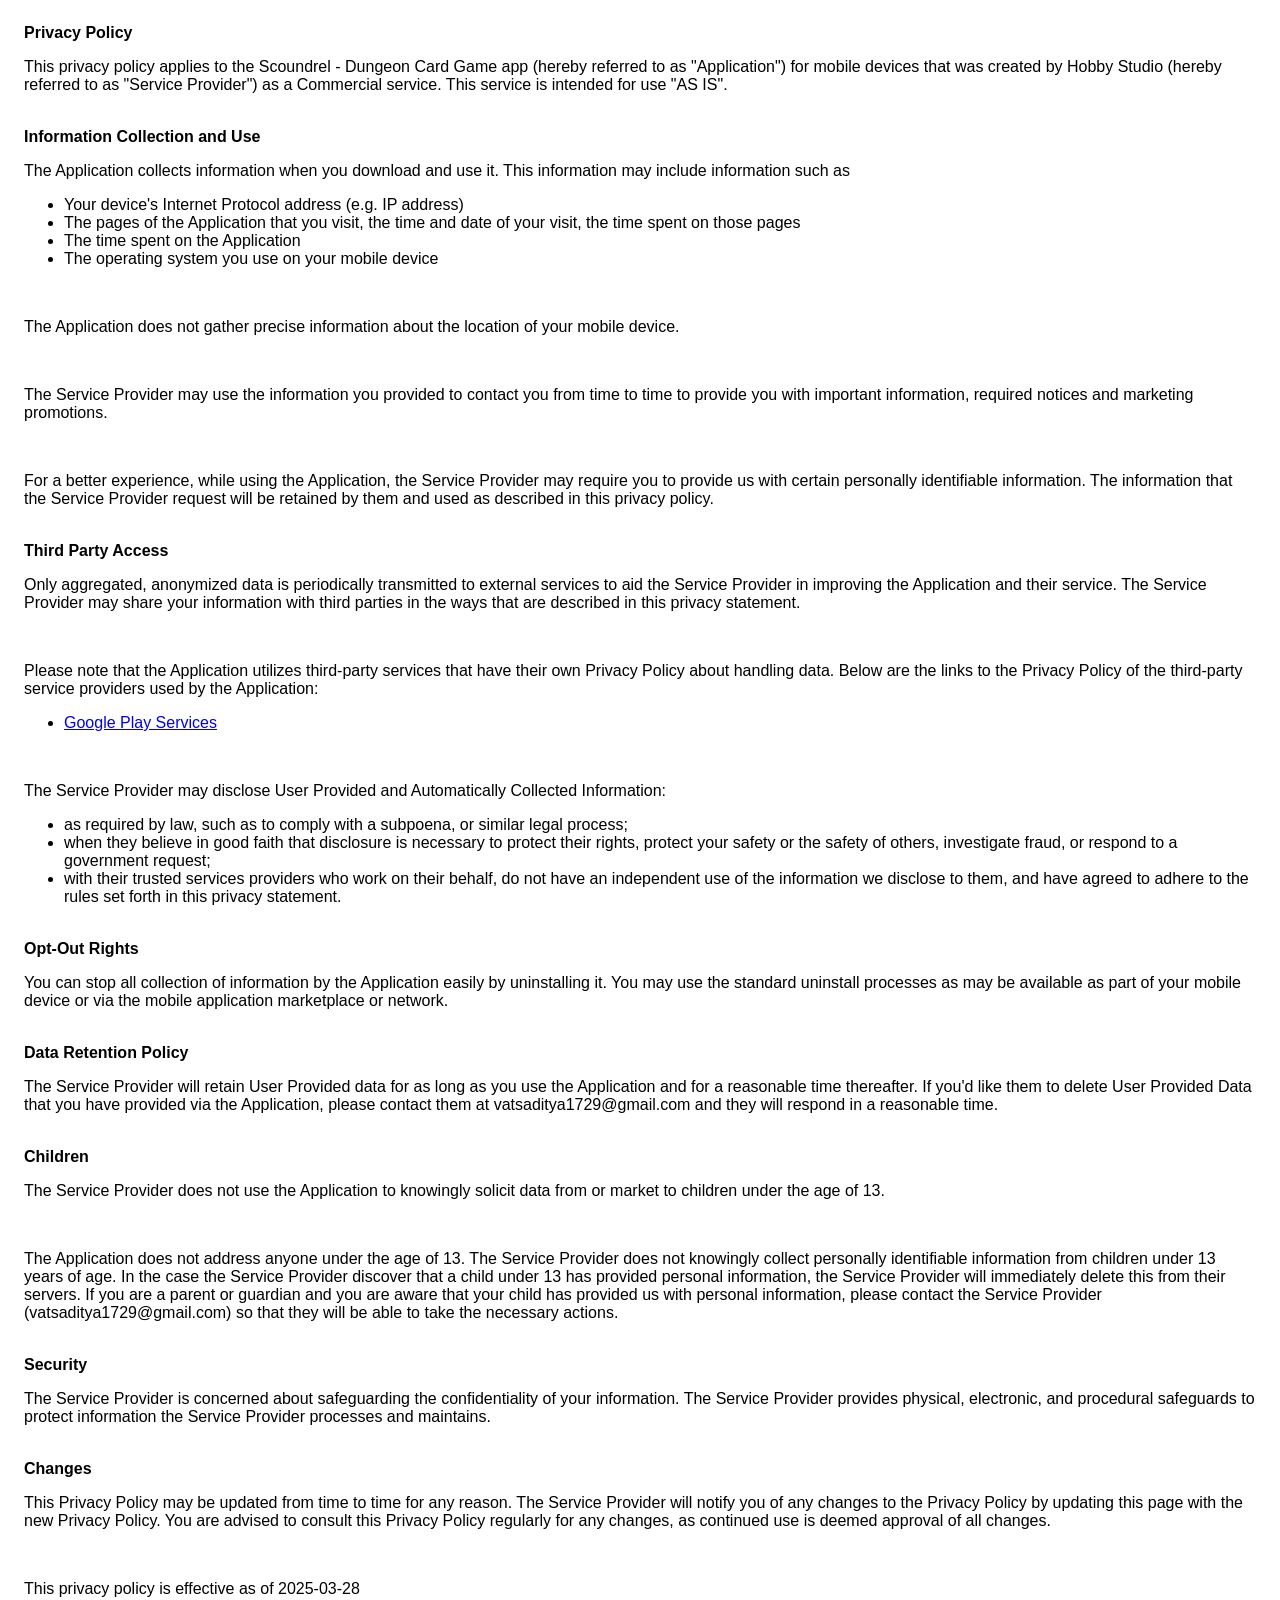
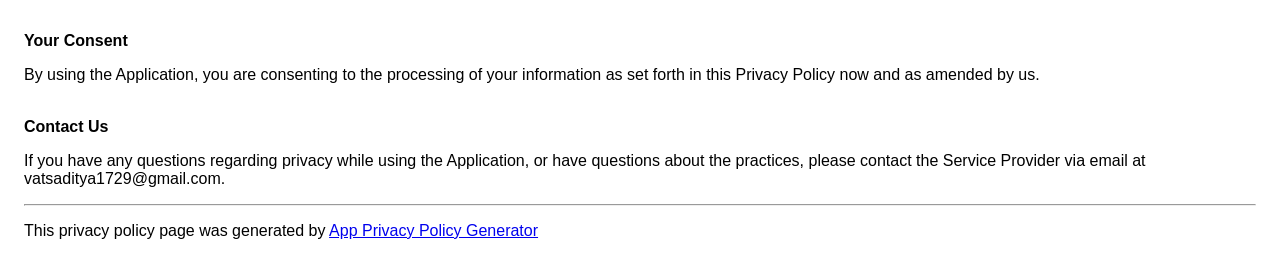
<file: privacy_policy.html>
<!DOCTYPE html>
    <html>
    <head>
      <meta charset='utf-8'>
      <meta name='viewport' content='width=device-width'>
      <title>Privacy Policy</title>
      <style> body { font-family: 'Helvetica Neue', Helvetica, Arial, sans-serif; padding:1em; } </style>
    </head>
    <body>
    <strong>Privacy Policy</strong><p>This privacy policy applies to the Scoundrel - Dungeon Card Game app (hereby referred to as "Application") for mobile devices that was created by Hobby Studio (hereby referred to as "Service Provider") as a Commercial service. This service is intended for use "AS IS".</p><br><strong>Information Collection and Use</strong><p>The Application collects information when you download and use it. This information may include information such as </p><ul><li>Your device's Internet Protocol address (e.g. IP address)</li><li>The pages of the Application that you visit, the time and date of your visit, the time spent on those pages</li><li>The time spent on the Application</li><li>The operating system you use on your mobile device</li></ul><p></p><br><p>The Application does not gather precise information about the location of your mobile device.</p><div style="display: none;"><p>The Application collects your device's location, which helps the Service Provider determine your approximate geographical location and make use of in below ways:</p><ul><li>Geolocation Services: The Service Provider utilizes location data to provide features such as personalized content, relevant recommendations, and location-based services.</li><li>Analytics and Improvements: Aggregated and anonymized location data helps the Service Provider to analyze user behavior, identify trends, and improve the overall performance and functionality of the Application.</li><li>Third-Party Services: Periodically, the Service Provider may transmit anonymized location data to external services. These services assist them in enhancing the Application and optimizing their offerings.</li></ul></div><br><p>The Service Provider may use the information you provided to contact you from time to time to provide you with important information, required notices and marketing promotions.</p><br><p>For a better experience, while using the Application, the Service Provider may require you to provide us with certain personally identifiable information. The information that the Service Provider request will be retained by them and used as described in this privacy policy.</p><br><strong>Third Party Access</strong><p>Only aggregated, anonymized data is periodically transmitted to external services to aid the Service Provider in improving the Application and their service. The Service Provider may share your information with third parties in the ways that are described in this privacy statement.</p><div><br><p>Please note that the Application utilizes third-party services that have their own Privacy Policy about handling data. Below are the links to the Privacy Policy of the third-party service providers used by the Application:</p><ul><li><a href="https://www.google.com/policies/privacy/" target="_blank" rel="noopener noreferrer">Google Play Services</a></li><!----><!----><!----><!----><!----><!----><!----><!----><!----><!----><!----><!----><!----><!----><!----><!----><!----><!----><!----><!----><!----><!----><!----><!----><!----><!----><!----><!----><!----><!----><!----></ul></div><br><p>The Service Provider may disclose User Provided and Automatically Collected Information:</p><ul><li>as required by law, such as to comply with a subpoena, or similar legal process;</li><li>when they believe in good faith that disclosure is necessary to protect their rights, protect your safety or the safety of others, investigate fraud, or respond to a government request;</li><li>with their trusted services providers who work on their behalf, do not have an independent use of the information we disclose to them, and have agreed to adhere to the rules set forth in this privacy statement.</li></ul><p></p><br><strong>Opt-Out Rights</strong><p>You can stop all collection of information by the Application easily by uninstalling it. You may use the standard uninstall processes as may be available as part of your mobile device or via the mobile application marketplace or network.</p><br><strong>Data Retention Policy</strong><p>The Service Provider will retain User Provided data for as long as you use the Application and for a reasonable time thereafter. If you'd like them to delete User Provided Data that you have provided via the Application, please contact them at vatsaditya1729@gmail.com and they will respond in a reasonable time.</p><br><strong>Children</strong><p>The Service Provider does not use the Application to knowingly solicit data from or market to children under the age of 13.</p><div><br><p>The Application does not address anyone under the age of 13.
The Service Provider does not knowingly collect personally
identifiable information from children under 13 years of age. In the case
the Service Provider discover that a child under 13 has provided
personal information, the Service Provider will immediately
delete this from their servers. If you are a parent or guardian
and you are aware that your child has provided us with
personal information, please contact the Service Provider (vatsaditya1729@gmail.com) so that
they will be able to take the necessary actions.</p></div><!----><br><strong>Security</strong><p>The Service Provider is concerned about safeguarding the confidentiality of your information. The Service Provider provides physical, electronic, and procedural safeguards to protect information the Service Provider processes and maintains.</p><br><strong>Changes</strong><p>This Privacy Policy may be updated from time to time for any reason. The Service Provider will notify you of any changes to the Privacy Policy by updating this page with the new Privacy Policy. You are advised to consult this Privacy Policy regularly for any changes, as continued use is deemed approval of all changes.</p><br><p>This privacy policy is effective as of 2025-03-28</p><br><strong>Your Consent</strong><p>By using the Application, you are consenting to the processing of your information as set forth in this Privacy Policy now and as amended by us.</p><br><strong>Contact Us</strong><p>If you have any questions regarding privacy while using the Application, or have questions about the practices, please contact the Service Provider via email at vatsaditya1729@gmail.com.</p><hr><p>This privacy policy page was generated by <a href="https://app-privacy-policy-generator.nisrulz.com/" target="_blank" rel="noopener noreferrer">App Privacy Policy Generator</a></p>
    </body>
    </html>
</file>
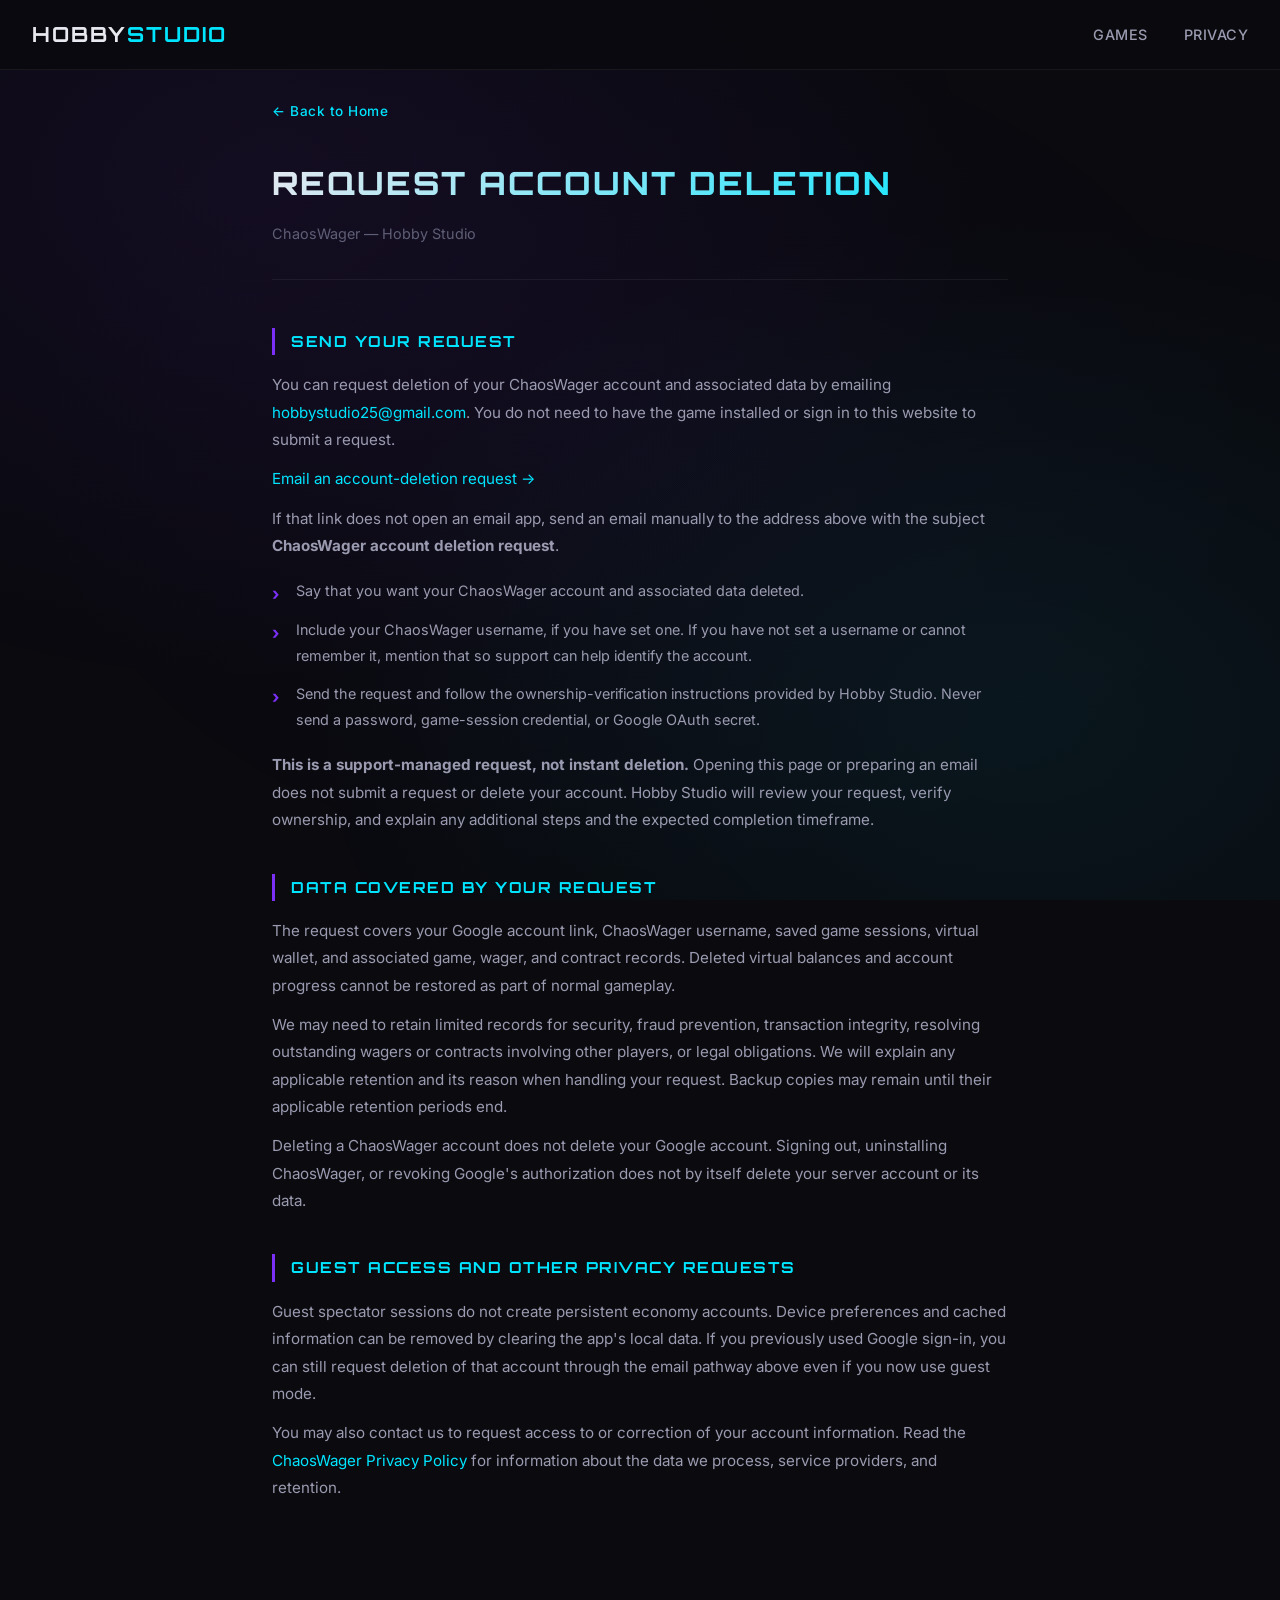
<file: chaoswager/account_deletion.html>
<!DOCTYPE html>
<html lang="en">
<head>
    <meta charset="utf-8">
    <meta name="viewport" content="width=device-width, initial-scale=1.0">
    <meta name="description" content="Request deletion of your ChaosWager account and associated data from Hobby Studio, without needing the app installed.">
    <title>Request Account Deletion &mdash; ChaosWager | Hobby Studio</title>
    <link rel="preconnect" href="https://fonts.googleapis.com">
    <link rel="preconnect" href="https://fonts.gstatic.com" crossorigin>
    <link href="https://fonts.googleapis.com/css2?family=Inter:wght@400;500;600;700&amp;family=Orbitron:wght@700;800;900&amp;display=swap" rel="stylesheet">
    <link rel="stylesheet" href="../styles.css">
</head>
<body class="privacy-page">
    <header class="navbar">
        <a href="../index.html" class="logo">Hobby<span>Studio</span></a>
        <nav>
            <a href="../index.html#games">Games</a>
            <a href="privacy_policy.html">Privacy</a>
        </nav>
    </header>

    <main class="privacy-container">
        <a href="../index.html" class="back-link">&larr; Back to Home</a>
        <h1>Request Account Deletion</h1>
        <p class="subtitle">ChaosWager &mdash; Hobby Studio</p>

        <div class="policy-section" id="request-deletion">
            <h2>Send Your Request</h2>
            <p>You can request deletion of your ChaosWager account and associated data by emailing <a href="mailto:hobbystudio25@gmail.com">hobbystudio25@gmail.com</a>. You do not need to have the game installed or sign in to this website to submit a request.</p>
            <p><a href="mailto:hobbystudio25@gmail.com?subject=ChaosWager%20account%20deletion%20request&amp;body=Hello%20Hobby%20Studio%2C%0A%0AI%20would%20like%20to%20request%20deletion%20of%20my%20ChaosWager%20account%20and%20associated%20data.%0A%0AChaosWager%20username%20%28if%20set%29%3A%20%0A">Email an account-deletion request &rarr;</a></p>
            <p>If that link does not open an email app, send an email manually to the address above with the subject <strong>ChaosWager account deletion request</strong>.</p>
            <ul>
                <li>Say that you want your ChaosWager account and associated data deleted.</li>
                <li>Include your ChaosWager username, if you have set one. If you have not set a username or cannot remember it, mention that so support can help identify the account.</li>
                <li>Send the request and follow the ownership-verification instructions provided by Hobby Studio. Never send a password, game-session credential, or Google OAuth secret.</li>
            </ul>
            <p><strong>This is a support-managed request, not instant deletion.</strong> Opening this page or preparing an email does not submit a request or delete your account. Hobby Studio will review your request, verify ownership, and explain any additional steps and the expected completion timeframe.</p>
        </div>

        <div class="policy-section">
            <h2>Data Covered by Your Request</h2>
            <p>The request covers your Google account link, ChaosWager username, saved game sessions, virtual wallet, and associated game, wager, and contract records. Deleted virtual balances and account progress cannot be restored as part of normal gameplay.</p>
            <p>We may need to retain limited records for security, fraud prevention, transaction integrity, resolving outstanding wagers or contracts involving other players, or legal obligations. We will explain any applicable retention and its reason when handling your request. Backup copies may remain until their applicable retention periods end.</p>
            <p>Deleting a ChaosWager account does not delete your Google account. Signing out, uninstalling ChaosWager, or revoking Google's authorization does not by itself delete your server account or its data.</p>
        </div>

        <div class="policy-section">
            <h2>Guest Access and Other Privacy Requests</h2>
            <p>Guest spectator sessions do not create persistent economy accounts. Device preferences and cached information can be removed by clearing the app's local data. If you previously used Google sign-in, you can still request deletion of that account through the email pathway above even if you now use guest mode.</p>
            <p>You may also contact us to request access to or correction of your account information. Read the <a href="privacy_policy.html">ChaosWager Privacy Policy</a> for information about the data we process, service providers, and retention.</p>
        </div>
    </main>
</body>
</html>
</file>
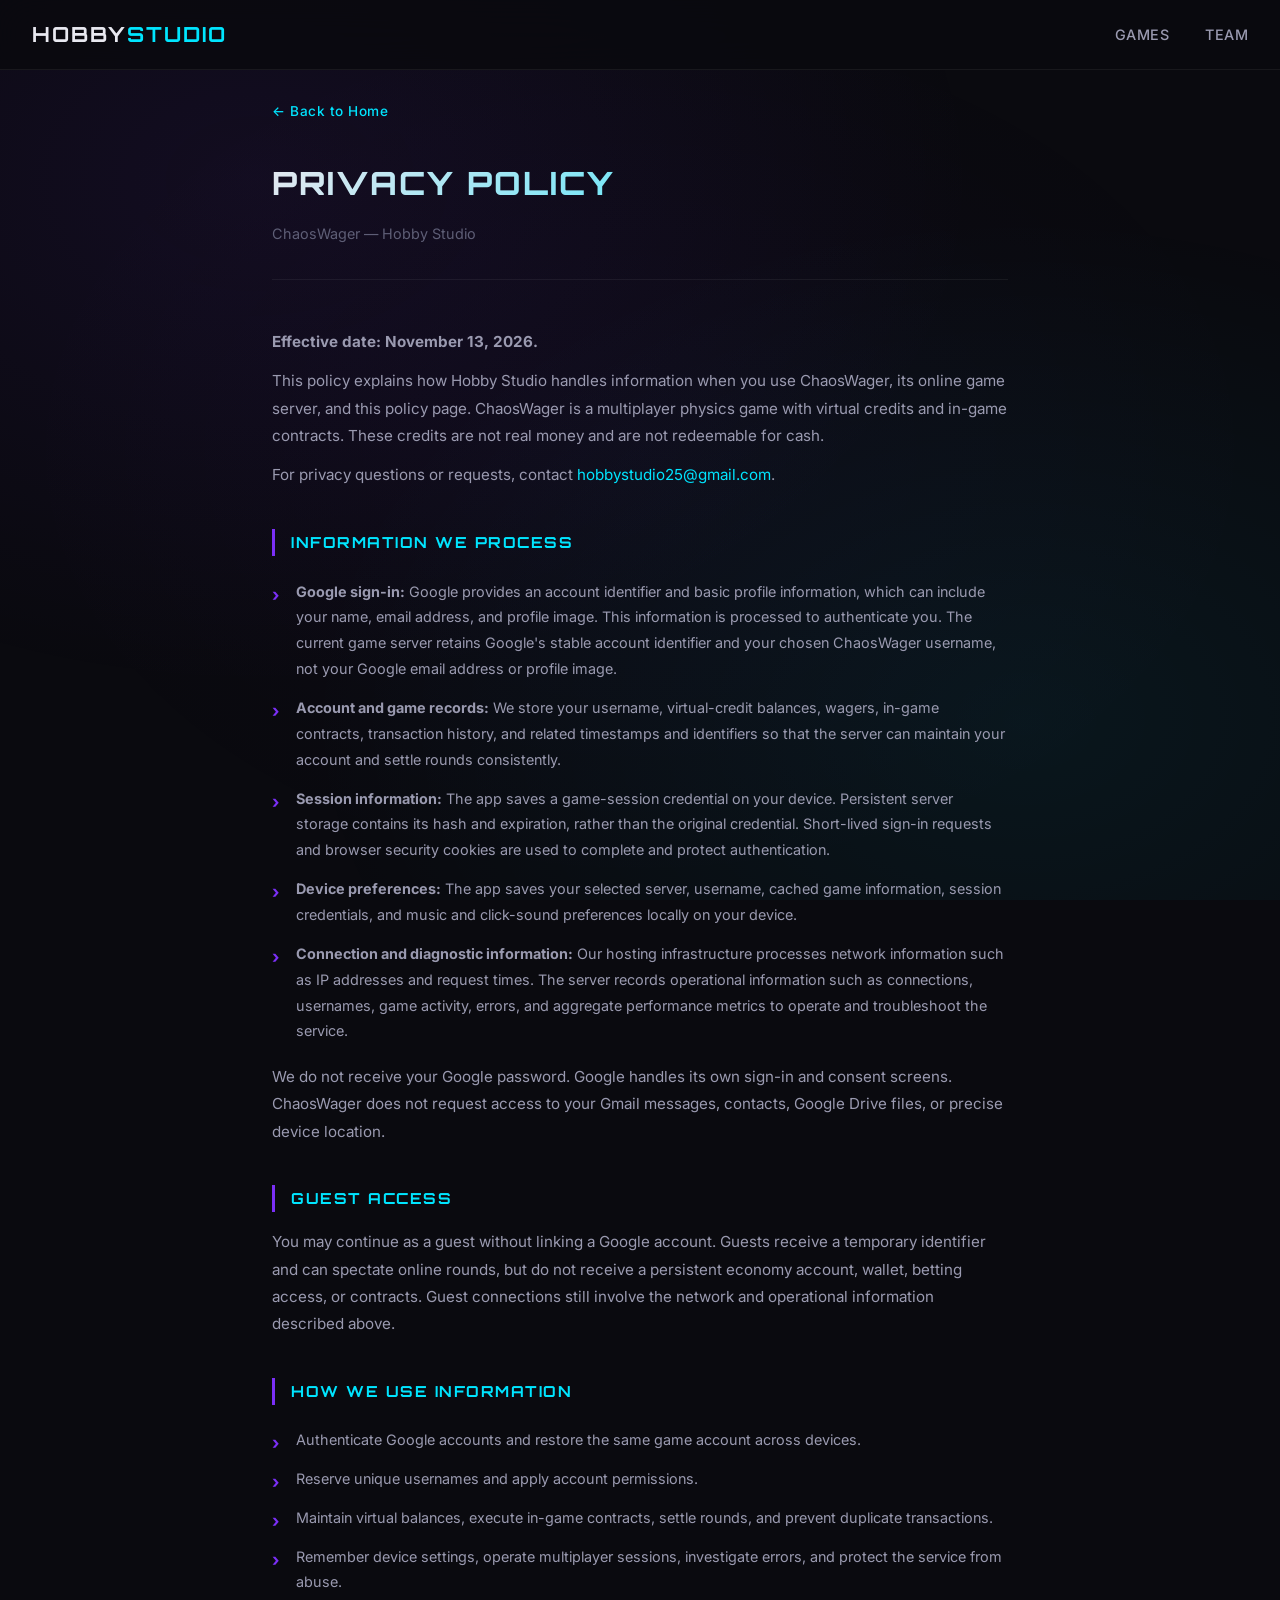
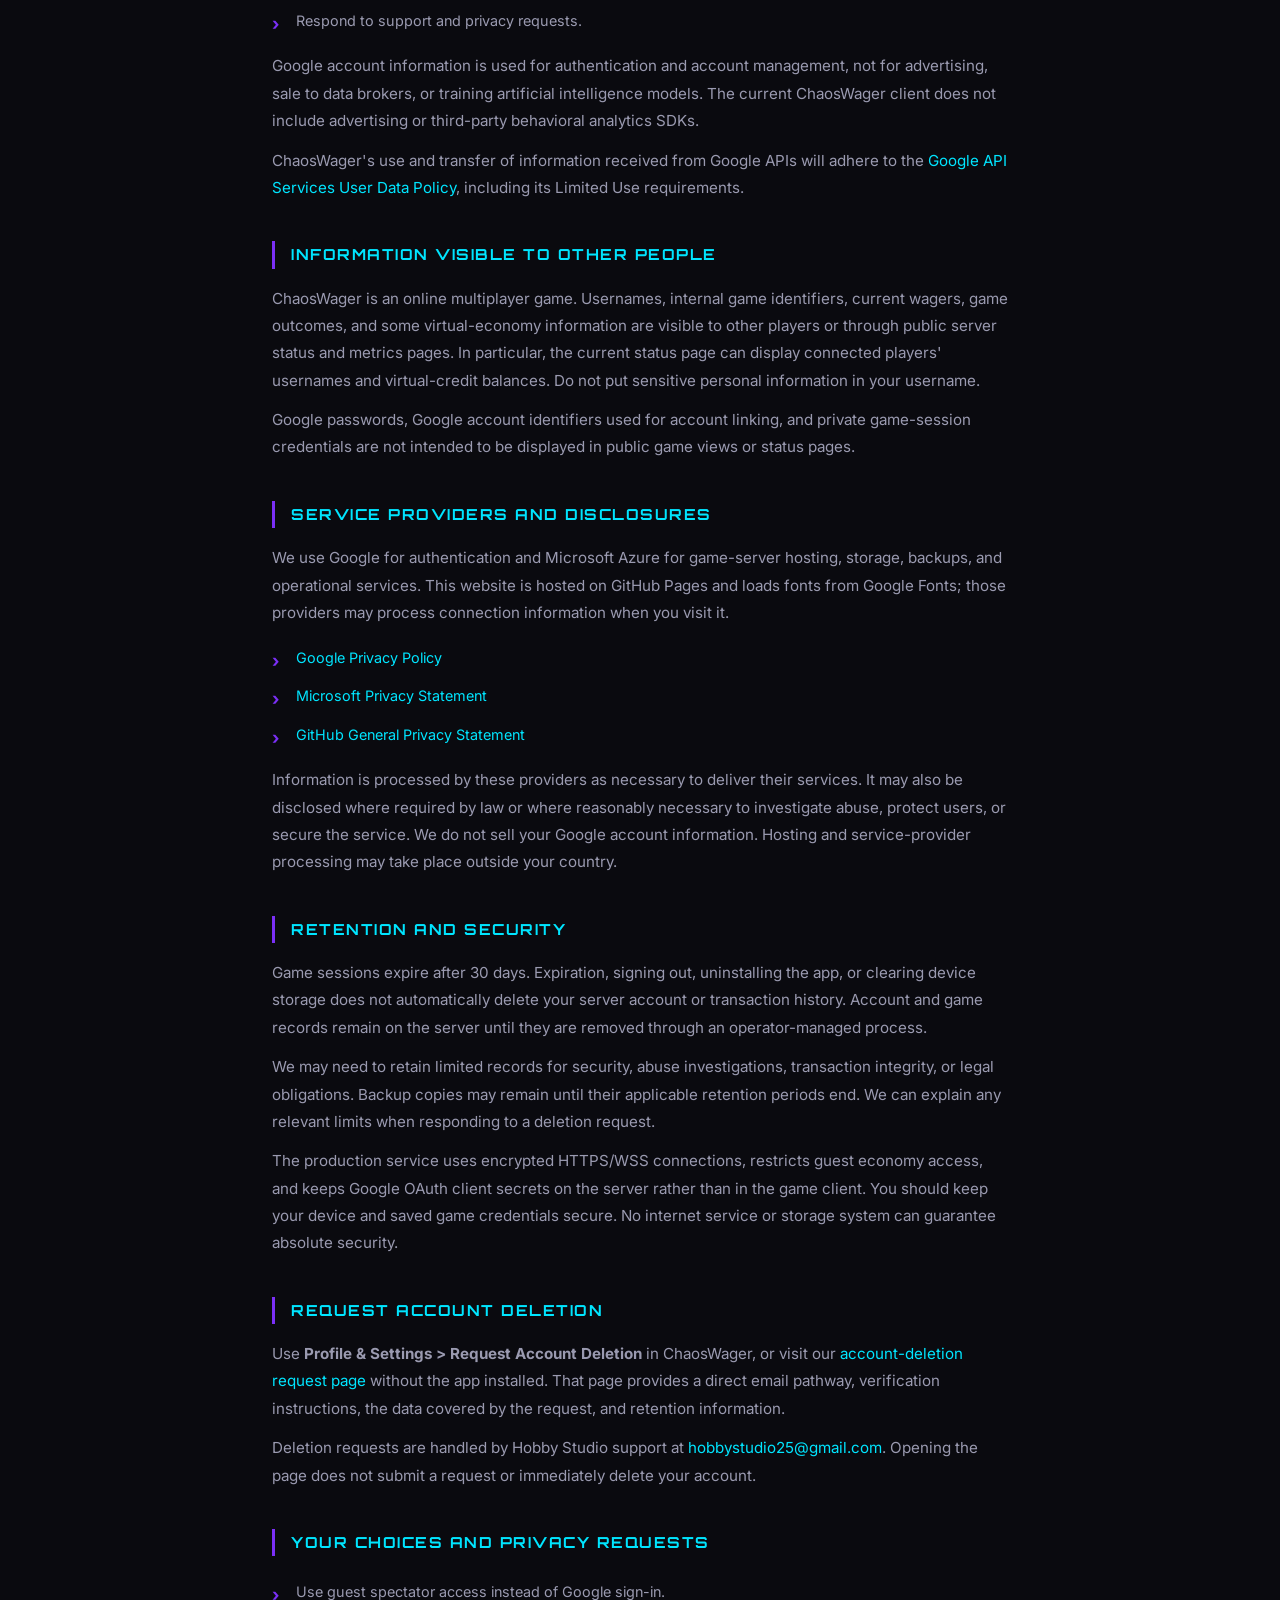
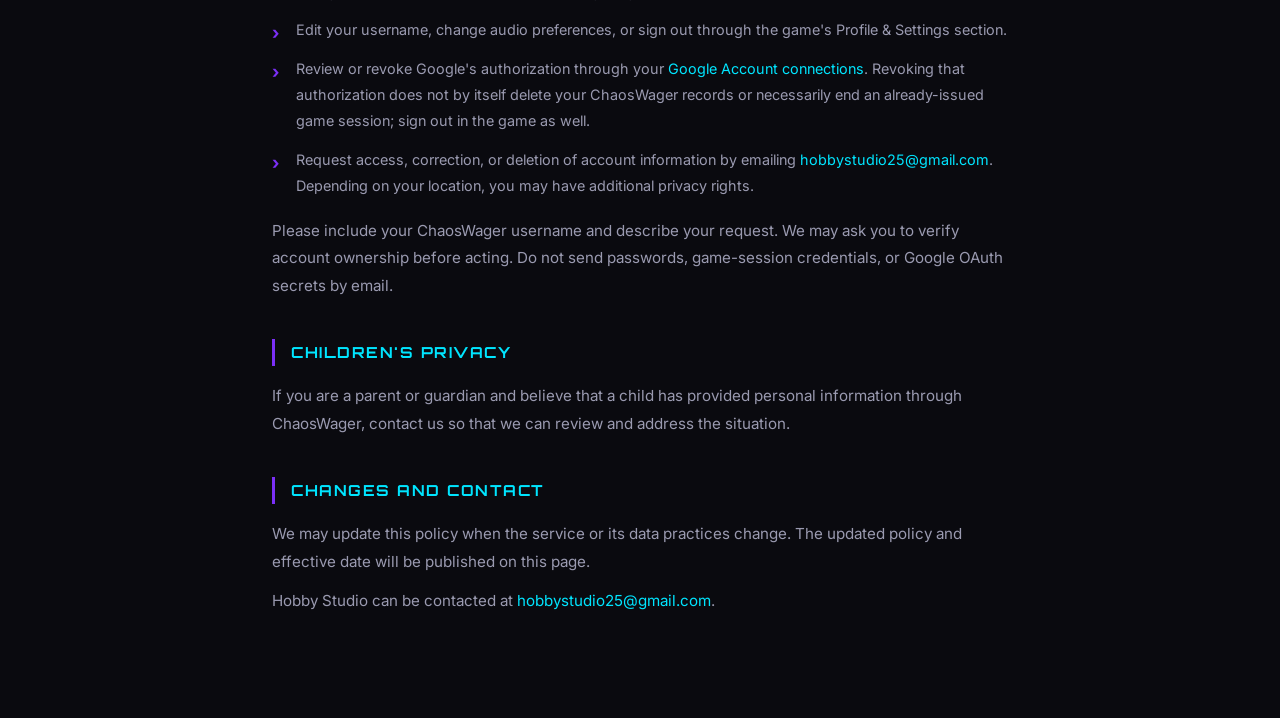
<file: chaoswager/privacy_policy.html>
<!DOCTYPE html>
<html lang="en">
<head>
    <meta charset="utf-8">
    <meta name="viewport" content="width=device-width, initial-scale=1.0">
    <meta name="description" content="How Hobby Studio handles information in ChaosWager, including Google sign-in, guest access, game records, and privacy requests.">
    <title>Privacy Policy &mdash; ChaosWager | Hobby Studio</title>
    <link rel="preconnect" href="https://fonts.googleapis.com">
    <link rel="preconnect" href="https://fonts.gstatic.com" crossorigin>
    <link href="https://fonts.googleapis.com/css2?family=Inter:wght@400;500;600;700&amp;family=Orbitron:wght@700;800;900&amp;display=swap" rel="stylesheet">
    <link rel="stylesheet" href="../styles.css">
</head>
<body class="privacy-page">
    <header class="navbar">
        <a href="../index.html" class="logo">Hobby<span>Studio</span></a>
        <nav>
            <a href="../index.html#games">Games</a>
            <a href="../index.html#team">Team</a>
        </nav>
    </header>

    <main class="privacy-container">
        <a href="../index.html" class="back-link">&larr; Back to Home</a>
        <h1>Privacy Policy</h1>
        <p class="subtitle">ChaosWager &mdash; Hobby Studio</p>

        <div class="policy-section">
            <p><strong>Effective date: November 13, 2026.</strong></p>
            <p>This policy explains how Hobby Studio handles information when you use ChaosWager, its online game server, and this policy page. ChaosWager is a multiplayer physics game with virtual credits and in-game contracts. These credits are not real money and are not redeemable for cash.</p>
            <p>For privacy questions or requests, contact <a href="mailto:hobbystudio25@gmail.com">hobbystudio25@gmail.com</a>.</p>
        </div>

        <div class="policy-section">
            <h2>Information We Process</h2>
            <ul>
                <li><strong>Google sign-in:</strong> Google provides an account identifier and basic profile information, which can include your name, email address, and profile image. This information is processed to authenticate you. The current game server retains Google's stable account identifier and your chosen ChaosWager username, not your Google email address or profile image.</li>
                <li><strong>Account and game records:</strong> We store your username, virtual-credit balances, wagers, in-game contracts, transaction history, and related timestamps and identifiers so that the server can maintain your account and settle rounds consistently.</li>
                <li><strong>Session information:</strong> The app saves a game-session credential on your device. Persistent server storage contains its hash and expiration, rather than the original credential. Short-lived sign-in requests and browser security cookies are used to complete and protect authentication.</li>
                <li><strong>Device preferences:</strong> The app saves your selected server, username, cached game information, session credentials, and music and click-sound preferences locally on your device.</li>
                <li><strong>Connection and diagnostic information:</strong> Our hosting infrastructure processes network information such as IP addresses and request times. The server records operational information such as connections, usernames, game activity, errors, and aggregate performance metrics to operate and troubleshoot the service.</li>
            </ul>
            <p>We do not receive your Google password. Google handles its own sign-in and consent screens. ChaosWager does not request access to your Gmail messages, contacts, Google Drive files, or precise device location.</p>
        </div>

        <div class="policy-section">
            <h2>Guest Access</h2>
            <p>You may continue as a guest without linking a Google account. Guests receive a temporary identifier and can spectate online rounds, but do not receive a persistent economy account, wallet, betting access, or contracts. Guest connections still involve the network and operational information described above.</p>
        </div>

        <div class="policy-section">
            <h2>How We Use Information</h2>
            <ul>
                <li>Authenticate Google accounts and restore the same game account across devices.</li>
                <li>Reserve unique usernames and apply account permissions.</li>
                <li>Maintain virtual balances, execute in-game contracts, settle rounds, and prevent duplicate transactions.</li>
                <li>Remember device settings, operate multiplayer sessions, investigate errors, and protect the service from abuse.</li>
                <li>Respond to support and privacy requests.</li>
            </ul>
            <p>Google account information is used for authentication and account management, not for advertising, sale to data brokers, or training artificial intelligence models. The current ChaosWager client does not include advertising or third-party behavioral analytics SDKs.</p>
            <p>ChaosWager's use and transfer of information received from Google APIs will adhere to the <a href="https://developers.google.com/terms/api-services-user-data-policy" target="_blank" rel="noopener noreferrer">Google API Services User Data Policy</a>, including its Limited Use requirements.</p>
        </div>

        <div class="policy-section">
            <h2>Information Visible to Other People</h2>
            <p>ChaosWager is an online multiplayer game. Usernames, internal game identifiers, current wagers, game outcomes, and some virtual-economy information are visible to other players or through public server status and metrics pages. In particular, the current status page can display connected players' usernames and virtual-credit balances. Do not put sensitive personal information in your username.</p>
            <p>Google passwords, Google account identifiers used for account linking, and private game-session credentials are not intended to be displayed in public game views or status pages.</p>
        </div>

        <div class="policy-section">
            <h2>Service Providers and Disclosures</h2>
            <p>We use Google for authentication and Microsoft Azure for game-server hosting, storage, backups, and operational services. This website is hosted on GitHub Pages and loads fonts from Google Fonts; those providers may process connection information when you visit it.</p>
            <ul>
                <li><a href="https://policies.google.com/privacy" target="_blank" rel="noopener noreferrer">Google Privacy Policy</a></li>
                <li><a href="https://privacy.microsoft.com/privacystatement" target="_blank" rel="noopener noreferrer">Microsoft Privacy Statement</a></li>
                <li><a href="https://docs.github.com/en/site-policy/privacy-policies/github-general-privacy-statement" target="_blank" rel="noopener noreferrer">GitHub General Privacy Statement</a></li>
            </ul>
            <p>Information is processed by these providers as necessary to deliver their services. It may also be disclosed where required by law or where reasonably necessary to investigate abuse, protect users, or secure the service. We do not sell your Google account information. Hosting and service-provider processing may take place outside your country.</p>
        </div>

        <div class="policy-section">
            <h2>Retention and Security</h2>
            <p>Game sessions expire after 30 days. Expiration, signing out, uninstalling the app, or clearing device storage does not automatically delete your server account or transaction history. Account and game records remain on the server until they are removed through an operator-managed process.</p>
            <p>We may need to retain limited records for security, abuse investigations, transaction integrity, or legal obligations. Backup copies may remain until their applicable retention periods end. We can explain any relevant limits when responding to a deletion request.</p>
            <p>The production service uses encrypted HTTPS/WSS connections, restricts guest economy access, and keeps Google OAuth client secrets on the server rather than in the game client. You should keep your device and saved game credentials secure. No internet service or storage system can guarantee absolute security.</p>
        </div>

        <div class="policy-section" id="account-deletion">
            <h2>Request Account Deletion</h2>
            <p>Use <strong>Profile &amp; Settings &gt; Request Account Deletion</strong> in ChaosWager, or visit our <a href="account_deletion.html">account-deletion request page</a> without the app installed. That page provides a direct email pathway, verification instructions, the data covered by the request, and retention information.</p>
            <p>Deletion requests are handled by Hobby Studio support at <a href="mailto:hobbystudio25@gmail.com">hobbystudio25@gmail.com</a>. Opening the page does not submit a request or immediately delete your account.</p>
        </div>

        <div class="policy-section">
            <h2>Your Choices and Privacy Requests</h2>
            <ul>
                <li>Use guest spectator access instead of Google sign-in.</li>
                <li>Edit your username, change audio preferences, or sign out through the game's Profile &amp; Settings section.</li>
                <li>Review or revoke Google's authorization through your <a href="https://myaccount.google.com/connections" target="_blank" rel="noopener noreferrer">Google Account connections</a>. Revoking that authorization does not by itself delete your ChaosWager records or necessarily end an already-issued game session; sign out in the game as well.</li>
                <li>Request access, correction, or deletion of account information by emailing <a href="mailto:hobbystudio25@gmail.com">hobbystudio25@gmail.com</a>. Depending on your location, you may have additional privacy rights.</li>
            </ul>
            <p>Please include your ChaosWager username and describe your request. We may ask you to verify account ownership before acting. Do not send passwords, game-session credentials, or Google OAuth secrets by email.</p>
        </div>

        <div class="policy-section">
            <h2>Children's Privacy</h2>
            <p>If you are a parent or guardian and believe that a child has provided personal information through ChaosWager, contact us so that we can review and address the situation.</p>
        </div>

        <div class="policy-section">
            <h2>Changes and Contact</h2>
            <p>We may update this policy when the service or its data practices change. The updated policy and effective date will be published on this page.</p>
            <p>Hobby Studio can be contacted at <a href="mailto:hobbystudio25@gmail.com">hobbystudio25@gmail.com</a>.</p>
        </div>
    </main>
</body>
</html>
</file>
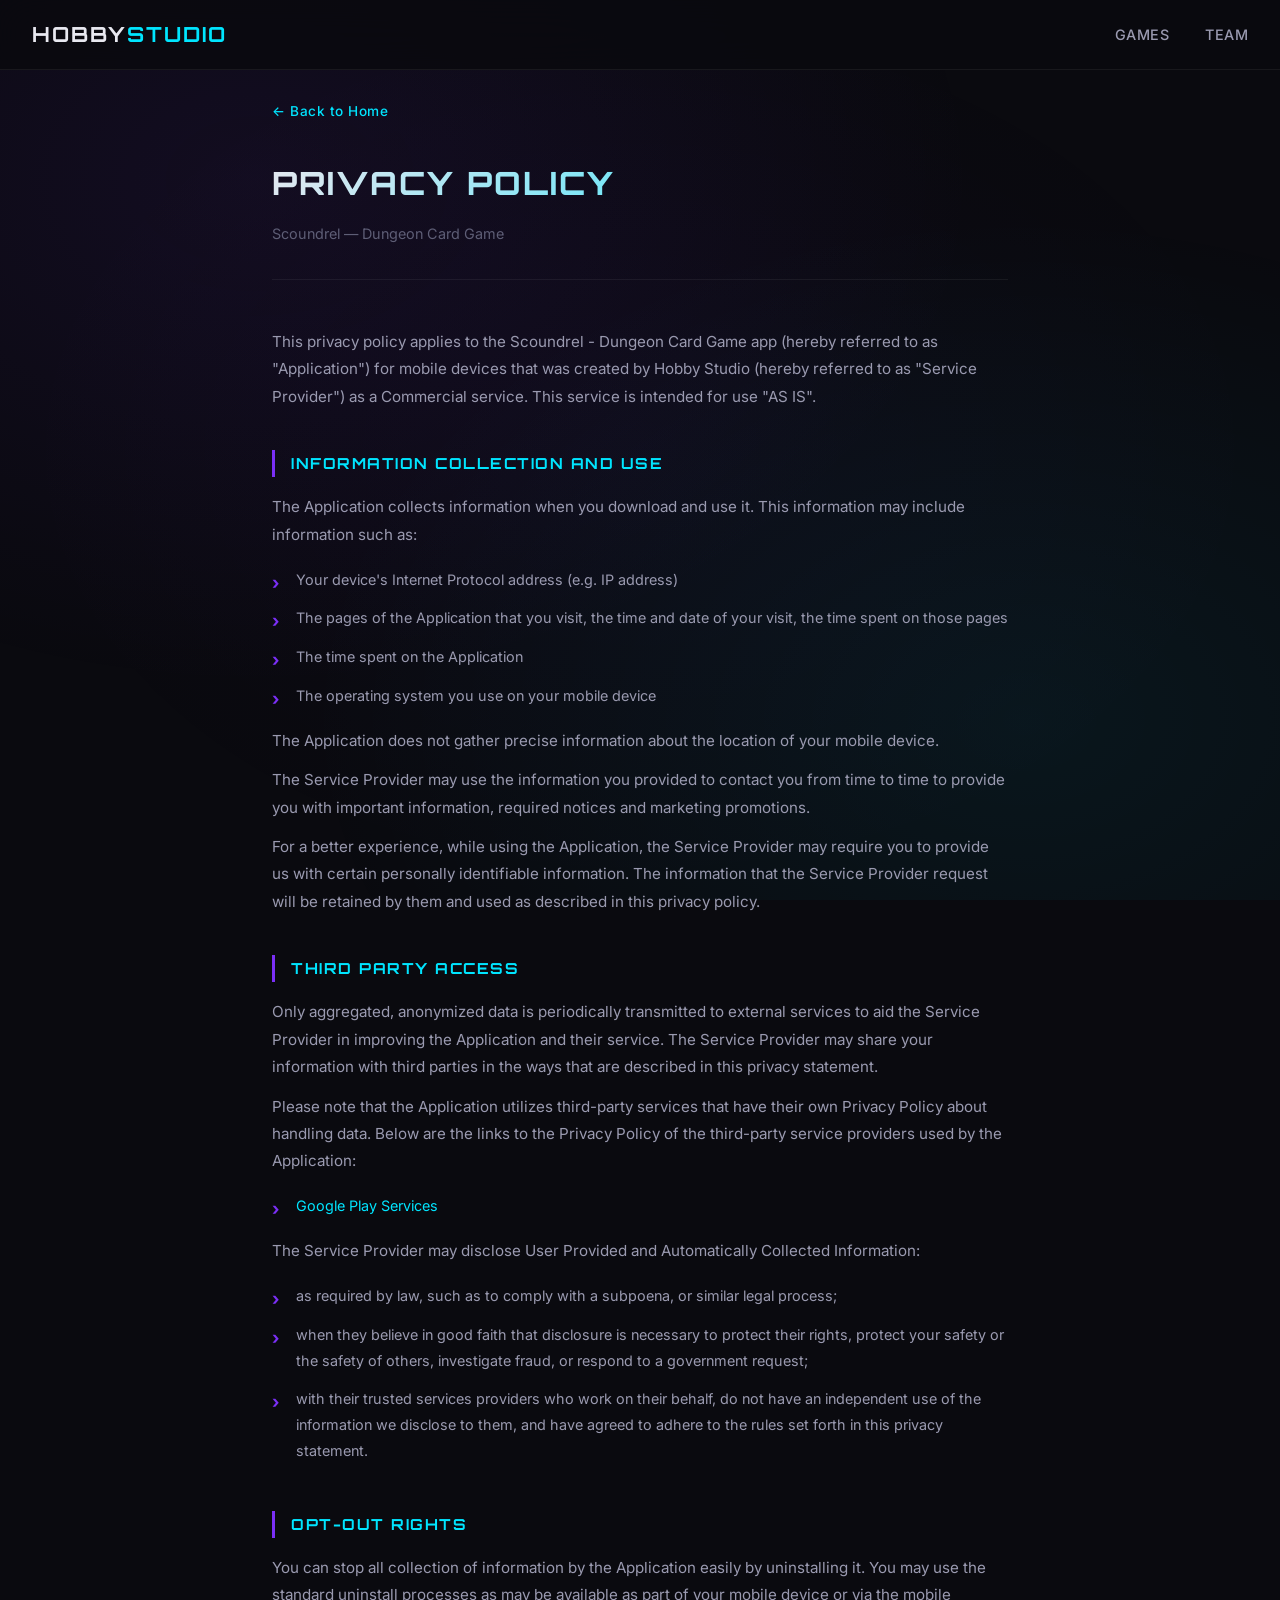
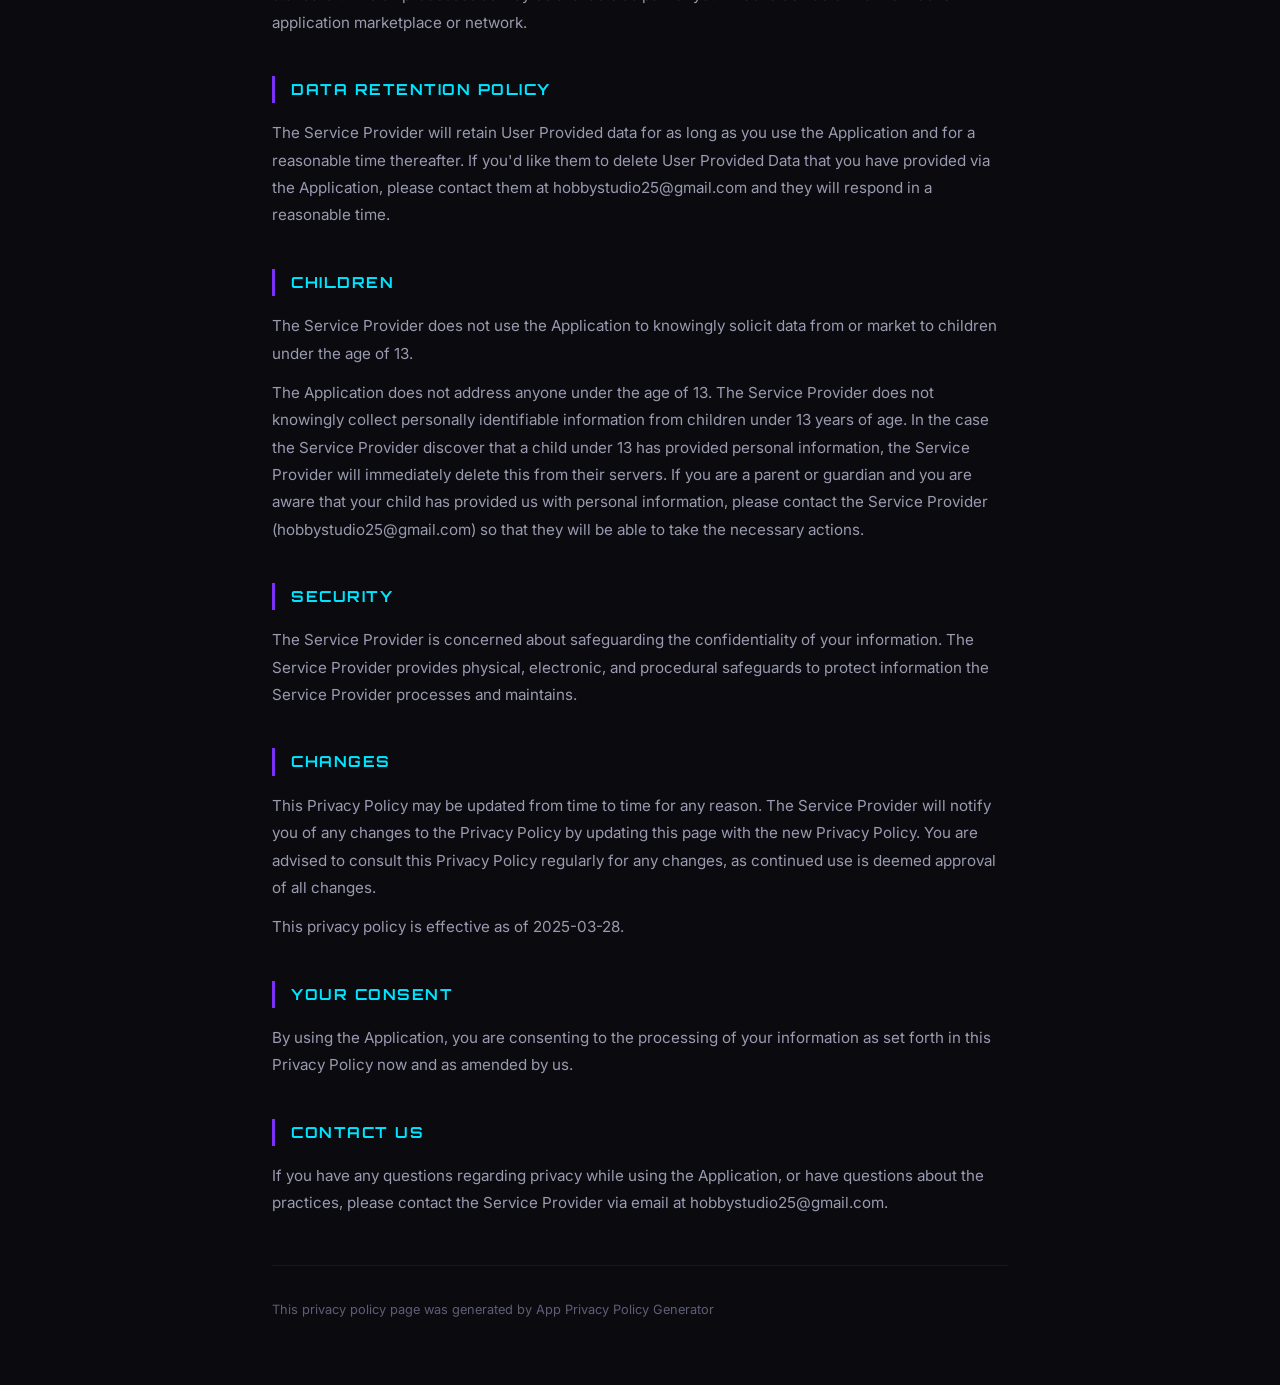
<file: scoundrel/privacy_policy.html>
<!DOCTYPE html>
<html lang="en">
<head>
    <meta charset="utf-8">
    <meta name="viewport" content="width=device-width, initial-scale=1.0">
    <title>Privacy Policy — Scoundrel | Hobby Studio</title>
    <link rel="preconnect" href="https://fonts.googleapis.com">
    <link rel="preconnect" href="https://fonts.gstatic.com" crossorigin>
    <link href="https://fonts.googleapis.com/css2?family=Inter:wght@400;500;600;700&family=Orbitron:wght@700;800;900&display=swap" rel="stylesheet">
    <link rel="stylesheet" href="../styles.css">
</head>
<body class="privacy-page">

    <!-- Navbar -->
    <header class="navbar">
        <a href="../index.html" class="logo">Hobby<span>Studio</span></a>
        <nav>
            <a href="../index.html#games">Games</a>
            <a href="../index.html#team">Team</a>
        </nav>
    </header>

    <div class="privacy-container">
        <a href="../index.html" class="back-link">← Back to Home</a>

        <h1>Privacy Policy</h1>
        <p class="subtitle">Scoundrel — Dungeon Card Game</p>

        <div class="policy-section">
            <p>This privacy policy applies to the Scoundrel - Dungeon Card Game app (hereby referred to as "Application") for mobile devices that was created by Hobby Studio (hereby referred to as "Service Provider") as a Commercial service. This service is intended for use "AS IS".</p>
        </div>

        <div class="policy-section">
            <h2>Information Collection and Use</h2>
            <p>The Application collects information when you download and use it. This information may include information such as:</p>
            <ul>
                <li>Your device's Internet Protocol address (e.g. IP address)</li>
                <li>The pages of the Application that you visit, the time and date of your visit, the time spent on those pages</li>
                <li>The time spent on the Application</li>
                <li>The operating system you use on your mobile device</li>
            </ul>
            <p>The Application does not gather precise information about the location of your mobile device.</p>
            <p>The Service Provider may use the information you provided to contact you from time to time to provide you with important information, required notices and marketing promotions.</p>
            <p>For a better experience, while using the Application, the Service Provider may require you to provide us with certain personally identifiable information. The information that the Service Provider request will be retained by them and used as described in this privacy policy.</p>
        </div>

        <div class="policy-section">
            <h2>Third Party Access</h2>
            <p>Only aggregated, anonymized data is periodically transmitted to external services to aid the Service Provider in improving the Application and their service. The Service Provider may share your information with third parties in the ways that are described in this privacy statement.</p>
            <p>Please note that the Application utilizes third-party services that have their own Privacy Policy about handling data. Below are the links to the Privacy Policy of the third-party service providers used by the Application:</p>
            <ul>
                <li><a href="https://www.google.com/policies/privacy/" target="_blank" rel="noopener noreferrer">Google Play Services</a></li>
            </ul>
            <p>The Service Provider may disclose User Provided and Automatically Collected Information:</p>
            <ul>
                <li>as required by law, such as to comply with a subpoena, or similar legal process;</li>
                <li>when they believe in good faith that disclosure is necessary to protect their rights, protect your safety or the safety of others, investigate fraud, or respond to a government request;</li>
                <li>with their trusted services providers who work on their behalf, do not have an independent use of the information we disclose to them, and have agreed to adhere to the rules set forth in this privacy statement.</li>
            </ul>
        </div>

        <div class="policy-section">
            <h2>Opt-Out Rights</h2>
            <p>You can stop all collection of information by the Application easily by uninstalling it. You may use the standard uninstall processes as may be available as part of your mobile device or via the mobile application marketplace or network.</p>
        </div>

        <div class="policy-section">
            <h2>Data Retention Policy</h2>
            <p>The Service Provider will retain User Provided data for as long as you use the Application and for a reasonable time thereafter. If you'd like them to delete User Provided Data that you have provided via the Application, please contact them at hobbystudio25@gmail.com and they will respond in a reasonable time.</p>
        </div>

        <div class="policy-section">
            <h2>Children</h2>
            <p>The Service Provider does not use the Application to knowingly solicit data from or market to children under the age of 13.</p>
            <p>The Application does not address anyone under the age of 13. The Service Provider does not knowingly collect personally identifiable information from children under 13 years of age. In the case the Service Provider discover that a child under 13 has provided personal information, the Service Provider will immediately delete this from their servers. If you are a parent or guardian and you are aware that your child has provided us with personal information, please contact the Service Provider (hobbystudio25@gmail.com) so that they will be able to take the necessary actions.</p>
        </div>

        <div class="policy-section">
            <h2>Security</h2>
            <p>The Service Provider is concerned about safeguarding the confidentiality of your information. The Service Provider provides physical, electronic, and procedural safeguards to protect information the Service Provider processes and maintains.</p>
        </div>

        <div class="policy-section">
            <h2>Changes</h2>
            <p>This Privacy Policy may be updated from time to time for any reason. The Service Provider will notify you of any changes to the Privacy Policy by updating this page with the new Privacy Policy. You are advised to consult this Privacy Policy regularly for any changes, as continued use is deemed approval of all changes.</p>
            <p>This privacy policy is effective as of 2025-03-28.</p>
        </div>

        <div class="policy-section">
            <h2>Your Consent</h2>
            <p>By using the Application, you are consenting to the processing of your information as set forth in this Privacy Policy now and as amended by us.</p>
        </div>

        <div class="policy-section">
            <h2>Contact Us</h2>
            <p>If you have any questions regarding privacy while using the Application, or have questions about the practices, please contact the Service Provider via email at hobbystudio25@gmail.com.</p>
        </div>

        <div class="policy-footer">
            <p>This privacy policy page was generated by <a href="https://app-privacy-policy-generator.nisrulz.com/" target="_blank" rel="noopener noreferrer">App Privacy Policy Generator</a></p>
        </div>
    </div>

</body>
</html>
</file>
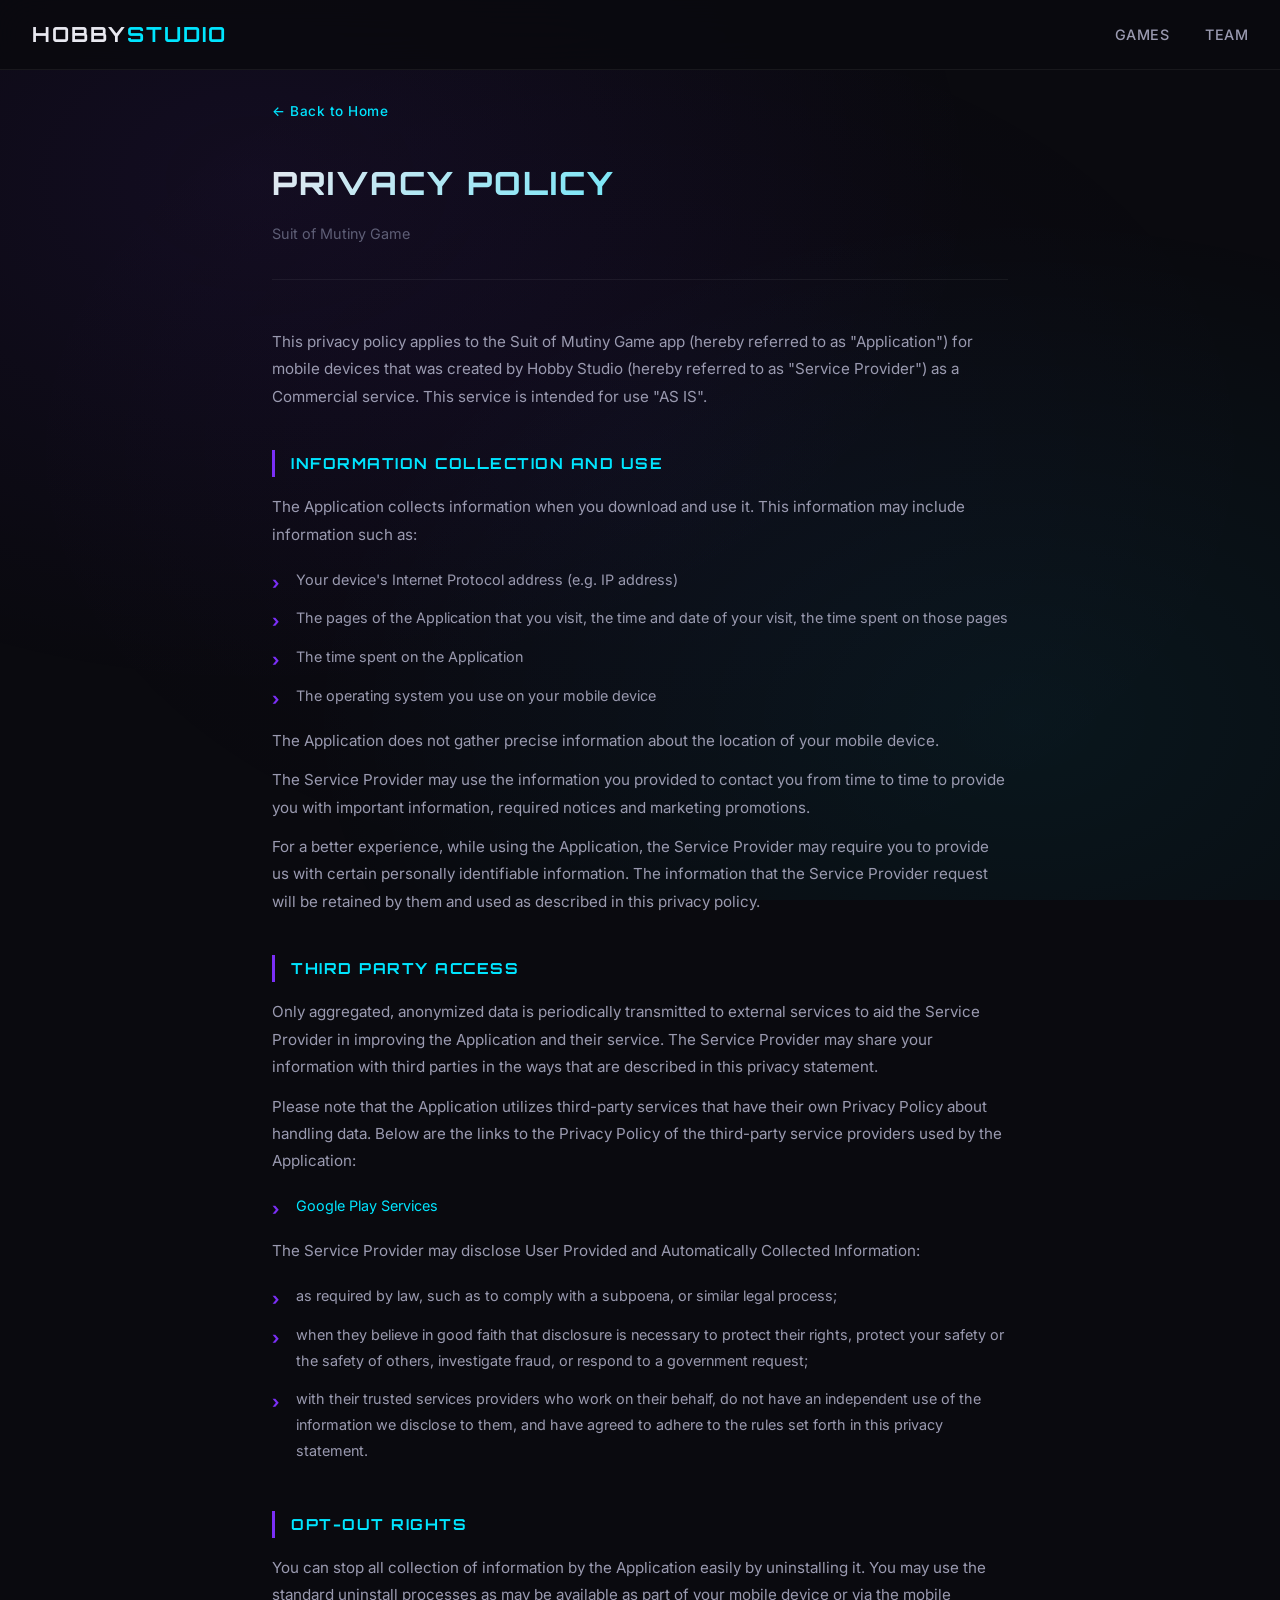
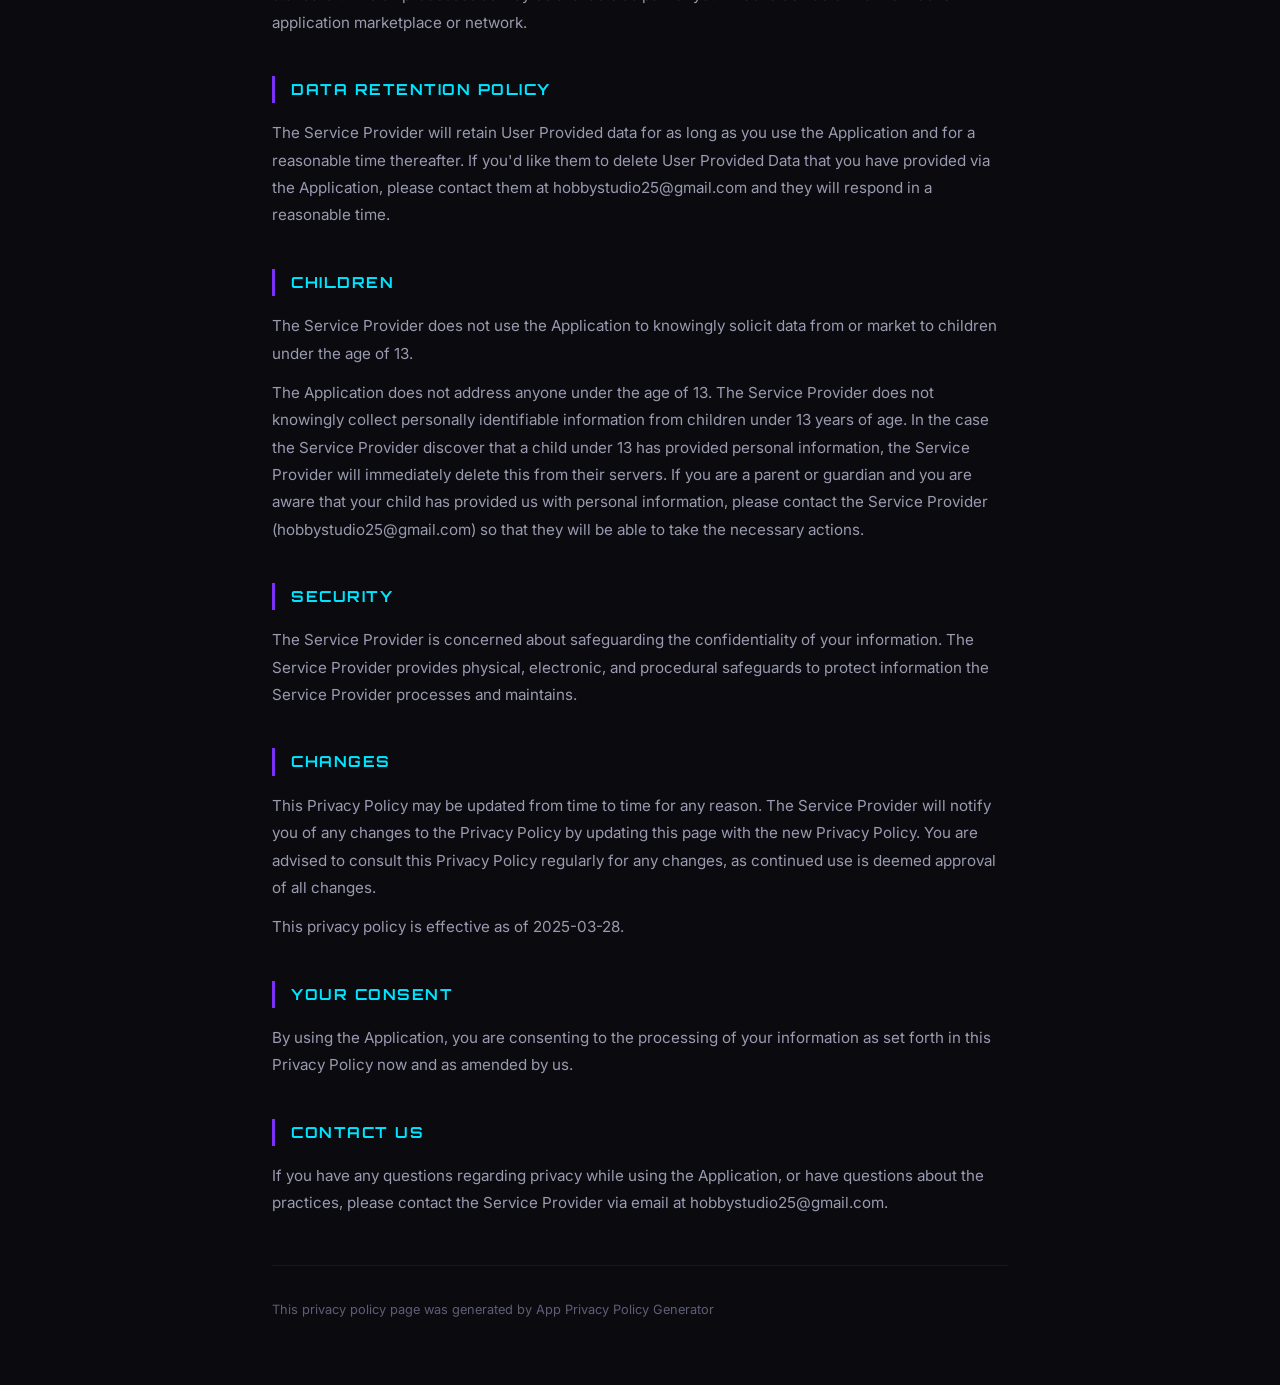
<file: suit_of_mutiny/privacy_policy.html>
<!DOCTYPE html>
<html lang="en">
<head>
    <meta charset="utf-8">
    <meta name="viewport" content="width=device-width, initial-scale=1.0">
    <title>Privacy Policy — Suit of Mutiny | Hobby Studio</title>
    <link rel="preconnect" href="https://fonts.googleapis.com">
    <link rel="preconnect" href="https://fonts.gstatic.com" crossorigin>
    <link href="https://fonts.googleapis.com/css2?family=Inter:wght@400;500;600;700&family=Orbitron:wght@700;800;900&display=swap" rel="stylesheet">
    <link rel="stylesheet" href="../styles.css">
</head>
<body class="privacy-page">

    <!-- Navbar -->
    <header class="navbar">
        <a href="../index.html" class="logo">Hobby<span>Studio</span></a>
        <nav>
            <a href="../index.html#games">Games</a>
            <a href="../index.html#team">Team</a>
        </nav>
    </header>

    <div class="privacy-container">
        <a href="../index.html" class="back-link">← Back to Home</a>

        <h1>Privacy Policy</h1>
        <p class="subtitle">Suit of Mutiny Game</p>

        <div class="policy-section">
            <p>This privacy policy applies to the Suit of Mutiny Game app (hereby referred to as "Application") for mobile devices that was created by Hobby Studio (hereby referred to as "Service Provider") as a Commercial service. This service is intended for use "AS IS".</p>
        </div>

        <div class="policy-section">
            <h2>Information Collection and Use</h2>
            <p>The Application collects information when you download and use it. This information may include information such as:</p>
            <ul>
                <li>Your device's Internet Protocol address (e.g. IP address)</li>
                <li>The pages of the Application that you visit, the time and date of your visit, the time spent on those pages</li>
                <li>The time spent on the Application</li>
                <li>The operating system you use on your mobile device</li>
            </ul>
            <p>The Application does not gather precise information about the location of your mobile device.</p>
            <p>The Service Provider may use the information you provided to contact you from time to time to provide you with important information, required notices and marketing promotions.</p>
            <p>For a better experience, while using the Application, the Service Provider may require you to provide us with certain personally identifiable information. The information that the Service Provider request will be retained by them and used as described in this privacy policy.</p>
        </div>

        <div class="policy-section">
            <h2>Third Party Access</h2>
            <p>Only aggregated, anonymized data is periodically transmitted to external services to aid the Service Provider in improving the Application and their service. The Service Provider may share your information with third parties in the ways that are described in this privacy statement.</p>
            <p>Please note that the Application utilizes third-party services that have their own Privacy Policy about handling data. Below are the links to the Privacy Policy of the third-party service providers used by the Application:</p>
            <ul>
                <li><a href="https://www.google.com/policies/privacy/" target="_blank" rel="noopener noreferrer">Google Play Services</a></li>
            </ul>
            <p>The Service Provider may disclose User Provided and Automatically Collected Information:</p>
            <ul>
                <li>as required by law, such as to comply with a subpoena, or similar legal process;</li>
                <li>when they believe in good faith that disclosure is necessary to protect their rights, protect your safety or the safety of others, investigate fraud, or respond to a government request;</li>
                <li>with their trusted services providers who work on their behalf, do not have an independent use of the information we disclose to them, and have agreed to adhere to the rules set forth in this privacy statement.</li>
            </ul>
        </div>

        <div class="policy-section">
            <h2>Opt-Out Rights</h2>
            <p>You can stop all collection of information by the Application easily by uninstalling it. You may use the standard uninstall processes as may be available as part of your mobile device or via the mobile application marketplace or network.</p>
        </div>

        <div class="policy-section">
            <h2>Data Retention Policy</h2>
            <p>The Service Provider will retain User Provided data for as long as you use the Application and for a reasonable time thereafter. If you'd like them to delete User Provided Data that you have provided via the Application, please contact them at hobbystudio25@gmail.com and they will respond in a reasonable time.</p>
        </div>

        <div class="policy-section">
            <h2>Children</h2>
            <p>The Service Provider does not use the Application to knowingly solicit data from or market to children under the age of 13.</p>
            <p>The Application does not address anyone under the age of 13. The Service Provider does not knowingly collect personally identifiable information from children under 13 years of age. In the case the Service Provider discover that a child under 13 has provided personal information, the Service Provider will immediately delete this from their servers. If you are a parent or guardian and you are aware that your child has provided us with personal information, please contact the Service Provider (hobbystudio25@gmail.com) so that they will be able to take the necessary actions.</p>
        </div>

        <div class="policy-section">
            <h2>Security</h2>
            <p>The Service Provider is concerned about safeguarding the confidentiality of your information. The Service Provider provides physical, electronic, and procedural safeguards to protect information the Service Provider processes and maintains.</p>
        </div>

        <div class="policy-section">
            <h2>Changes</h2>
            <p>This Privacy Policy may be updated from time to time for any reason. The Service Provider will notify you of any changes to the Privacy Policy by updating this page with the new Privacy Policy. You are advised to consult this Privacy Policy regularly for any changes, as continued use is deemed approval of all changes.</p>
            <p>This privacy policy is effective as of 2025-03-28.</p>
        </div>

        <div class="policy-section">
            <h2>Your Consent</h2>
            <p>By using the Application, you are consenting to the processing of your information as set forth in this Privacy Policy now and as amended by us.</p>
        </div>

        <div class="policy-section">
            <h2>Contact Us</h2>
            <p>If you have any questions regarding privacy while using the Application, or have questions about the practices, please contact the Service Provider via email at hobbystudio25@gmail.com.</p>
        </div>

        <div class="policy-footer">
            <p>This privacy policy page was generated by <a href="https://app-privacy-policy-generator.nisrulz.com/" target="_blank" rel="noopener noreferrer">App Privacy Policy Generator</a></p>
        </div>
    </div>

</body>
</html>
</file>
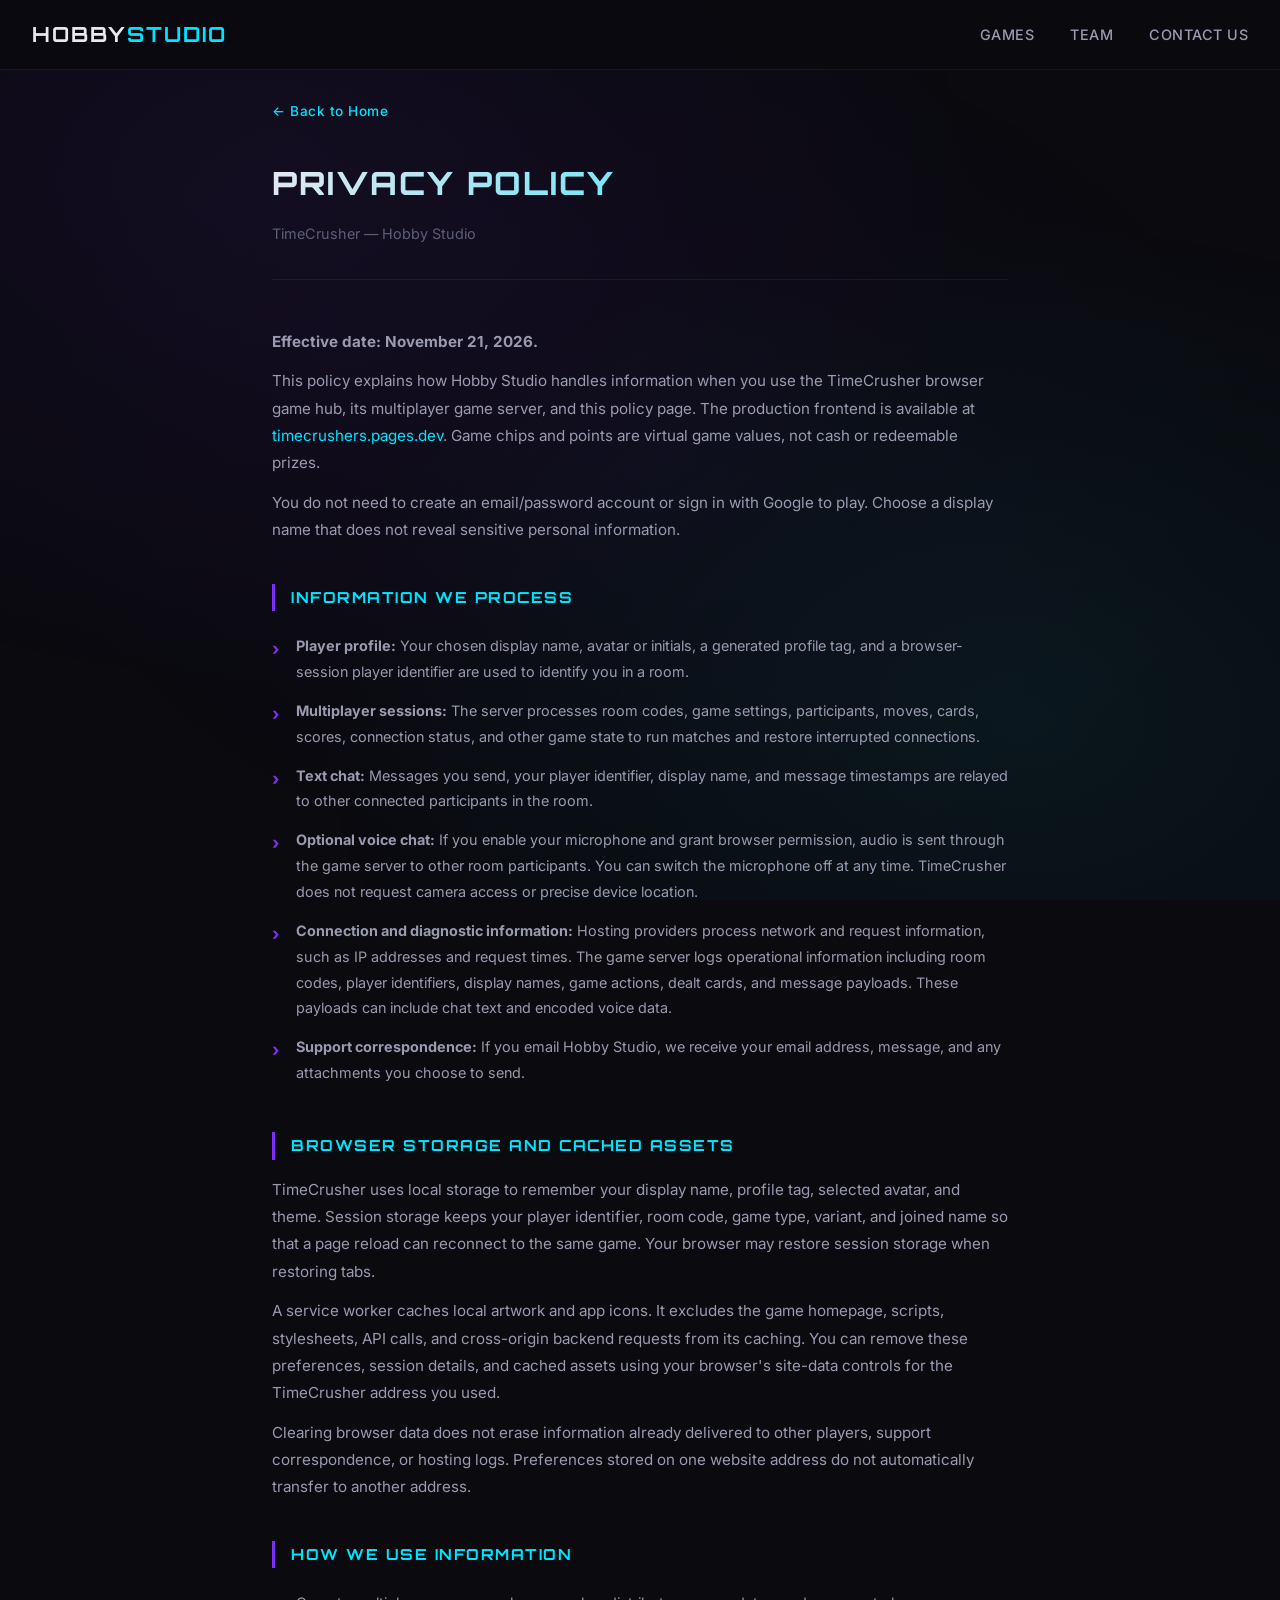
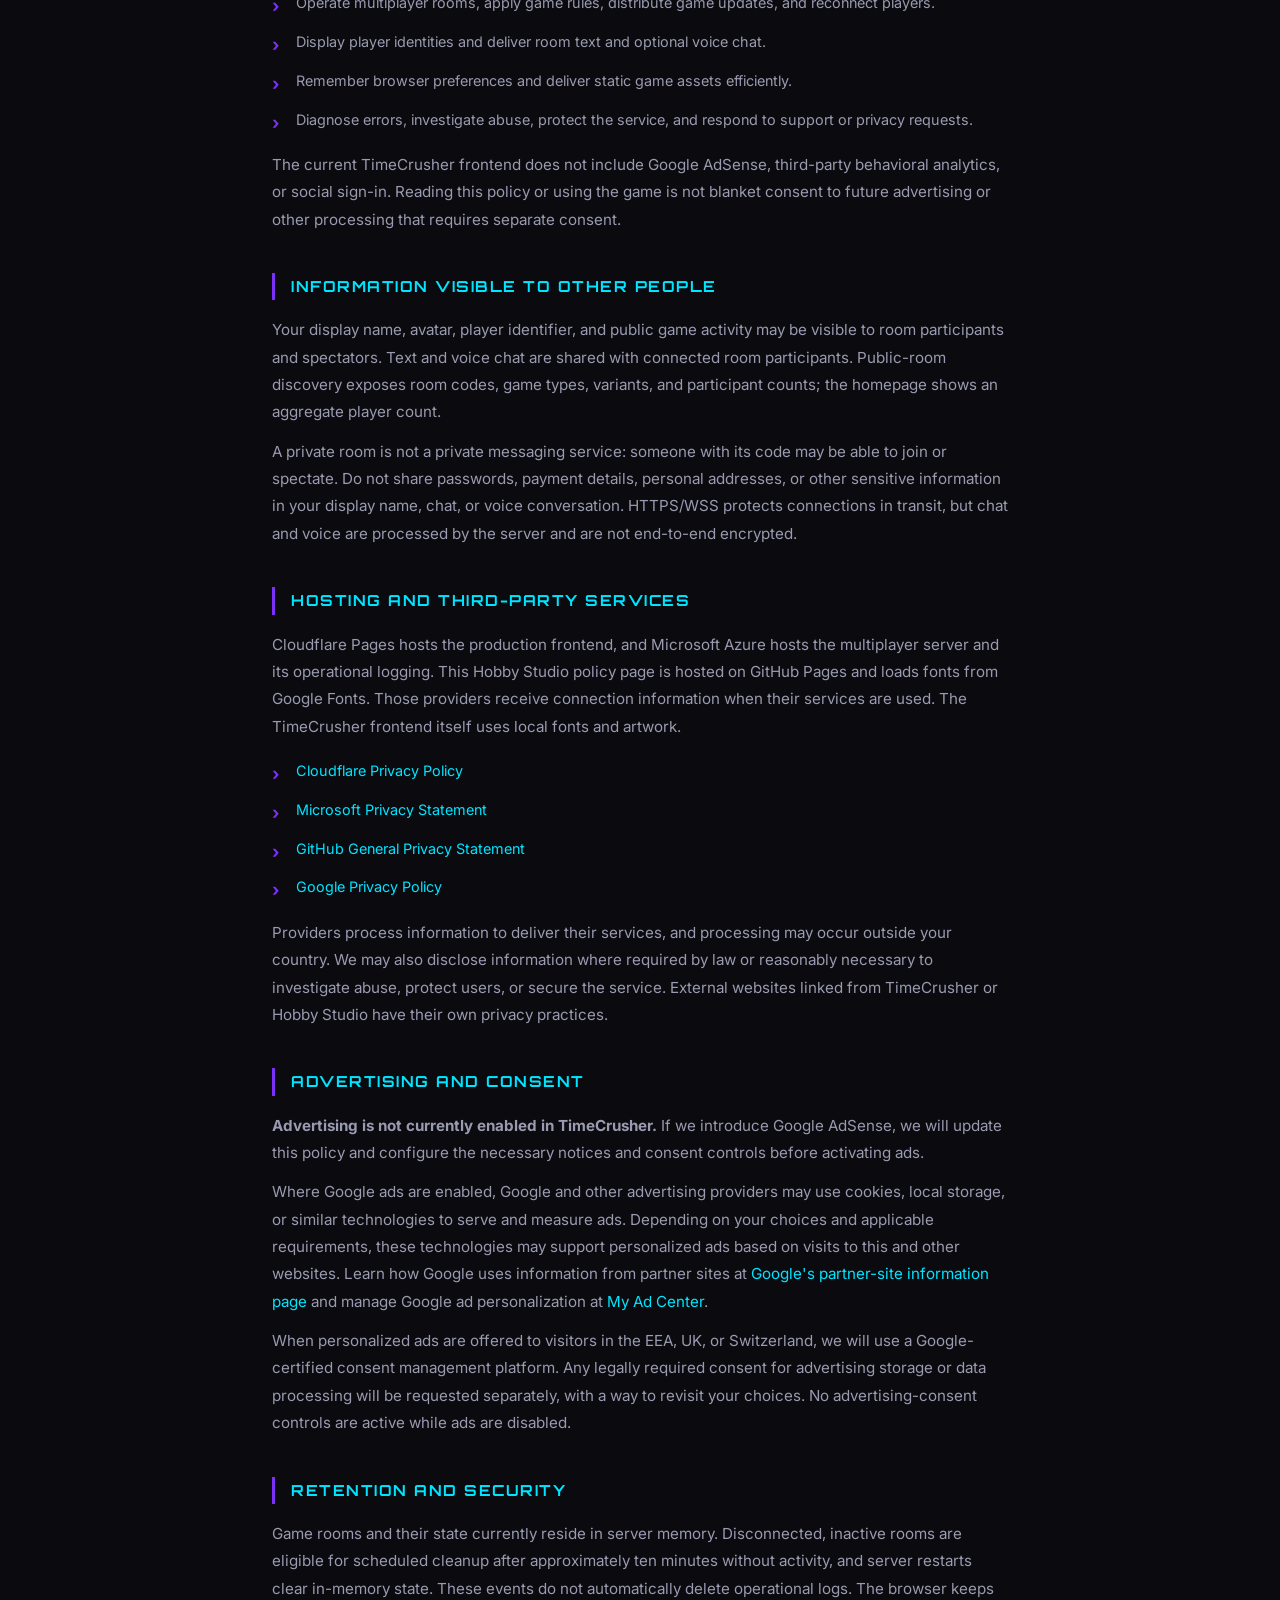
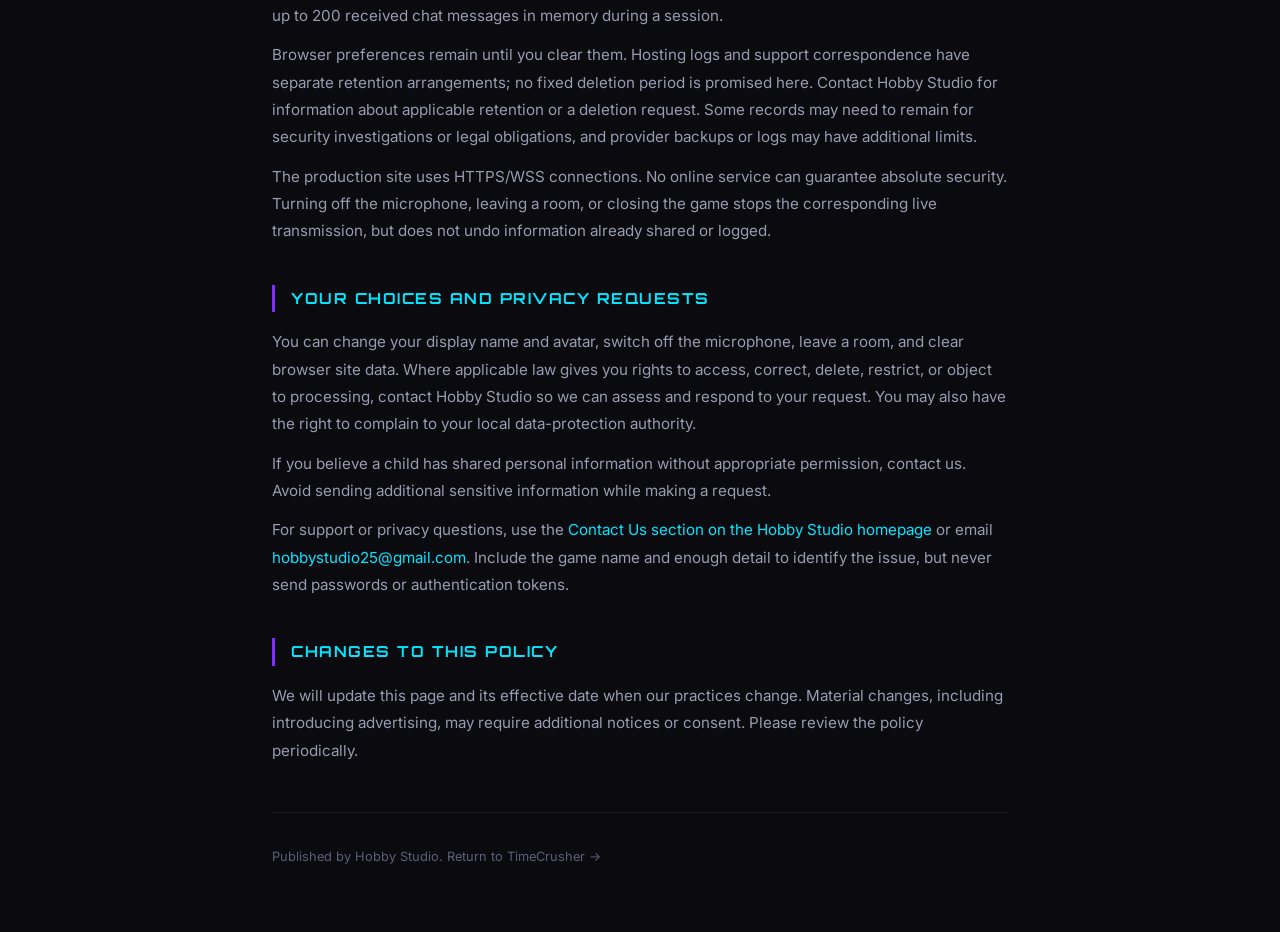
<file: Timecrushers/privacy_policy.html>
<!DOCTYPE html>
<html lang="en">
<head>
    <meta charset="utf-8">
    <meta name="viewport" content="width=device-width, initial-scale=1.0">
    <meta name="description" content="How Hobby Studio handles information in TimeCrusher, including multiplayer sessions, browser storage, chat, voice, and privacy requests.">
    <title>Privacy Policy &mdash; TimeCrusher | Hobby Studio</title>
    <link rel="preconnect" href="https://fonts.googleapis.com">
    <link rel="preconnect" href="https://fonts.gstatic.com" crossorigin>
    <link href="https://fonts.googleapis.com/css2?family=Inter:wght@400;500;600;700&amp;family=Orbitron:wght@700;800;900&amp;display=swap" rel="stylesheet">
    <link rel="stylesheet" href="../styles.css">
</head>
<body class="privacy-page">
    <header class="navbar">
        <a href="../index.html" class="logo">Hobby<span>Studio</span></a>
        <nav aria-label="Main navigation">
            <a href="../index.html#games">Games</a>
            <a href="../index.html#team">Team</a>
            <a href="../index.html#contact">Contact Us</a>
        </nav>
    </header>

    <main class="privacy-container">
        <a href="../index.html" class="back-link">&larr; Back to Home</a>
        <h1>Privacy Policy</h1>
        <p class="subtitle">TimeCrusher &mdash; Hobby Studio</p>

        <div class="policy-section">
            <p><strong>Effective date: November 21, 2026.</strong></p>
            <p>This policy explains how Hobby Studio handles information when you use the TimeCrusher browser game hub, its multiplayer game server, and this policy page. The production frontend is available at <a href="https://timecrushers.pages.dev/" target="_blank" rel="noopener noreferrer">timecrushers.pages.dev</a>. Game chips and points are virtual game values, not cash or redeemable prizes.</p>
            <p>You do not need to create an email/password account or sign in with Google to play. Choose a display name that does not reveal sensitive personal information.</p>
        </div>

        <div class="policy-section">
            <h2>Information We Process</h2>
            <ul>
                <li><strong>Player profile:</strong> Your chosen display name, avatar or initials, a generated profile tag, and a browser-session player identifier are used to identify you in a room.</li>
                <li><strong>Multiplayer sessions:</strong> The server processes room codes, game settings, participants, moves, cards, scores, connection status, and other game state to run matches and restore interrupted connections.</li>
                <li><strong>Text chat:</strong> Messages you send, your player identifier, display name, and message timestamps are relayed to other connected participants in the room.</li>
                <li><strong>Optional voice chat:</strong> If you enable your microphone and grant browser permission, audio is sent through the game server to other room participants. You can switch the microphone off at any time. TimeCrusher does not request camera access or precise device location.</li>
                <li><strong>Connection and diagnostic information:</strong> Hosting providers process network and request information, such as IP addresses and request times. The game server logs operational information including room codes, player identifiers, display names, game actions, dealt cards, and message payloads. These payloads can include chat text and encoded voice data.</li>
                <li><strong>Support correspondence:</strong> If you email Hobby Studio, we receive your email address, message, and any attachments you choose to send.</li>
            </ul>
        </div>

        <div class="policy-section">
            <h2>Browser Storage and Cached Assets</h2>
            <p>TimeCrusher uses local storage to remember your display name, profile tag, selected avatar, and theme. Session storage keeps your player identifier, room code, game type, variant, and joined name so that a page reload can reconnect to the same game. Your browser may restore session storage when restoring tabs.</p>
            <p>A service worker caches local artwork and app icons. It excludes the game homepage, scripts, stylesheets, API calls, and cross-origin backend requests from its caching. You can remove these preferences, session details, and cached assets using your browser's site-data controls for the TimeCrusher address you used.</p>
            <p>Clearing browser data does not erase information already delivered to other players, support correspondence, or hosting logs. Preferences stored on one website address do not automatically transfer to another address.</p>
        </div>

        <div class="policy-section">
            <h2>How We Use Information</h2>
            <ul>
                <li>Operate multiplayer rooms, apply game rules, distribute game updates, and reconnect players.</li>
                <li>Display player identities and deliver room text and optional voice chat.</li>
                <li>Remember browser preferences and deliver static game assets efficiently.</li>
                <li>Diagnose errors, investigate abuse, protect the service, and respond to support or privacy requests.</li>
            </ul>
            <p>The current TimeCrusher frontend does not include Google AdSense, third-party behavioral analytics, or social sign-in. Reading this policy or using the game is not blanket consent to future advertising or other processing that requires separate consent.</p>
        </div>

        <div class="policy-section">
            <h2>Information Visible to Other People</h2>
            <p>Your display name, avatar, player identifier, and public game activity may be visible to room participants and spectators. Text and voice chat are shared with connected room participants. Public-room discovery exposes room codes, game types, variants, and participant counts; the homepage shows an aggregate player count.</p>
            <p>A private room is not a private messaging service: someone with its code may be able to join or spectate. Do not share passwords, payment details, personal addresses, or other sensitive information in your display name, chat, or voice conversation. HTTPS/WSS protects connections in transit, but chat and voice are processed by the server and are not end-to-end encrypted.</p>
        </div>

        <div class="policy-section">
            <h2>Hosting and Third-Party Services</h2>
            <p>Cloudflare Pages hosts the production frontend, and Microsoft Azure hosts the multiplayer server and its operational logging. This Hobby Studio policy page is hosted on GitHub Pages and loads fonts from Google Fonts. Those providers receive connection information when their services are used. The TimeCrusher frontend itself uses local fonts and artwork.</p>
            <ul>
                <li><a href="https://www.cloudflare.com/privacypolicy/" target="_blank" rel="noopener noreferrer">Cloudflare Privacy Policy</a></li>
                <li><a href="https://privacy.microsoft.com/privacystatement" target="_blank" rel="noopener noreferrer">Microsoft Privacy Statement</a></li>
                <li><a href="https://docs.github.com/en/site-policy/privacy-policies/github-general-privacy-statement" target="_blank" rel="noopener noreferrer">GitHub General Privacy Statement</a></li>
                <li><a href="https://policies.google.com/privacy" target="_blank" rel="noopener noreferrer">Google Privacy Policy</a></li>
            </ul>
            <p>Providers process information to deliver their services, and processing may occur outside your country. We may also disclose information where required by law or reasonably necessary to investigate abuse, protect users, or secure the service. External websites linked from TimeCrusher or Hobby Studio have their own privacy practices.</p>
        </div>

        <div class="policy-section">
            <h2>Advertising and Consent</h2>
            <p><strong>Advertising is not currently enabled in TimeCrusher.</strong> If we introduce Google AdSense, we will update this policy and configure the necessary notices and consent controls before activating ads.</p>
            <p>Where Google ads are enabled, Google and other advertising providers may use cookies, local storage, or similar technologies to serve and measure ads. Depending on your choices and applicable requirements, these technologies may support personalized ads based on visits to this and other websites. Learn how Google uses information from partner sites at <a href="https://policies.google.com/technologies/partner-sites" target="_blank" rel="noopener noreferrer">Google's partner-site information page</a> and manage Google ad personalization at <a href="https://myadcenter.google.com/" target="_blank" rel="noopener noreferrer">My Ad Center</a>.</p>
            <p>When personalized ads are offered to visitors in the EEA, UK, or Switzerland, we will use a Google-certified consent management platform. Any legally required consent for advertising storage or data processing will be requested separately, with a way to revisit your choices. No advertising-consent controls are active while ads are disabled.</p>
        </div>

        <div class="policy-section">
            <h2>Retention and Security</h2>
            <p>Game rooms and their state currently reside in server memory. Disconnected, inactive rooms are eligible for scheduled cleanup after approximately ten minutes without activity, and server restarts clear in-memory state. These events do not automatically delete operational logs. The browser keeps up to 200 received chat messages in memory during a session.</p>
            <p>Browser preferences remain until you clear them. Hosting logs and support correspondence have separate retention arrangements; no fixed deletion period is promised here. Contact Hobby Studio for information about applicable retention or a deletion request. Some records may need to remain for security investigations or legal obligations, and provider backups or logs may have additional limits.</p>
            <p>The production site uses HTTPS/WSS connections. No online service can guarantee absolute security. Turning off the microphone, leaving a room, or closing the game stops the corresponding live transmission, but does not undo information already shared or logged.</p>
        </div>

        <div class="policy-section">
            <h2>Your Choices and Privacy Requests</h2>
            <p>You can change your display name and avatar, switch off the microphone, leave a room, and clear browser site data. Where applicable law gives you rights to access, correct, delete, restrict, or object to processing, contact Hobby Studio so we can assess and respond to your request. You may also have the right to complain to your local data-protection authority.</p>
            <p>If you believe a child has shared personal information without appropriate permission, contact us. Avoid sending additional sensitive information while making a request.</p>
            <p>For support or privacy questions, use the <a href="../index.html#contact">Contact Us section on the Hobby Studio homepage</a> or email <a href="mailto:hobbystudio25@gmail.com">hobbystudio25@gmail.com</a>. Include the game name and enough detail to identify the issue, but never send passwords or authentication tokens.</p>
        </div>

        <div class="policy-section">
            <h2>Changes to This Policy</h2>
            <p>We will update this page and its effective date when our practices change. Material changes, including introducing advertising, may require additional notices or consent. Please review the policy periodically.</p>
        </div>

        <div class="policy-footer">
            <p>Published by Hobby Studio. <a href="https://timecrushers.pages.dev/" target="_blank" rel="noopener noreferrer">Return to TimeCrusher &rarr;</a></p>
        </div>
    </main>
</body>
</html>
</file>
<file: styles.css>
/* ===== RESET & BASE ===== */
*,
*::before,
*::after {
    margin: 0;
    padding: 0;
    box-sizing: border-box;
}

:root {
    --bg-primary: #0a0a0f;
    --bg-secondary: #12121a;
    --bg-card: rgba(255, 255, 255, 0.04);
    --bg-card-hover: rgba(255, 255, 255, 0.07);
    --accent-primary: #7b2ff7;
    --accent-secondary: #00e5ff;
    --accent-glow: rgba(123, 47, 247, 0.35);
    --text-primary: #e8e8f0;
    --text-secondary: #9a9ab0;
    --text-muted: #5e5e76;
    --border-color: rgba(255, 255, 255, 0.06);
    --font-heading: 'Orbitron', sans-serif;
    --font-body: 'Inter', sans-serif;
}

html {
    scroll-behavior: smooth;
}

body {
    font-family: var(--font-body);
    background-color: var(--bg-primary);
    color: var(--text-primary);
    line-height: 1.7;
    overflow-x: hidden;
}

/* ===== ANIMATED BACKGROUND ===== */
body::before {
    content: '';
    position: fixed;
    top: 0;
    left: 0;
    width: 100%;
    height: 100%;
    background:
        radial-gradient(ellipse at 20% 20%, rgba(123, 47, 247, 0.08) 0%, transparent 50%),
        radial-gradient(ellipse at 80% 80%, rgba(0, 229, 255, 0.06) 0%, transparent 50%),
        radial-gradient(ellipse at 50% 50%, rgba(123, 47, 247, 0.03) 0%, transparent 70%);
    pointer-events: none;
    z-index: 0;
}

/* Cursor glow */
.cursor-glow {
    position: fixed;
    width: 300px;
    height: 300px;
    border-radius: 50%;
    background: radial-gradient(circle, rgba(123, 47, 247, 0.12) 0%, rgba(0, 229, 255, 0.06) 40%, transparent 70%);
    pointer-events: none;
    z-index: 1;
    transform: translate(-50%, -50%);
    transition: opacity 0.3s ease;
    opacity: 0;
    mix-blend-mode: screen;
}

.cursor-glow.active {
    opacity: 1;
}

/* ===== NAVBAR ===== */
.navbar {
    position: fixed;
    top: 0;
    left: 0;
    width: 100%;
    z-index: 100;
    padding: 1rem 2rem;
    display: flex;
    justify-content: space-between;
    align-items: center;
    background: rgba(10, 10, 15, 0.85);
    backdrop-filter: blur(20px);
    border-bottom: 1px solid var(--border-color);
    transition: background 0.3s ease;
}

.navbar .logo {
    font-family: var(--font-heading);
    font-size: 1.3rem;
    font-weight: 700;
    color: var(--text-primary);
    text-decoration: none;
    letter-spacing: 2px;
    text-transform: uppercase;
}

.navbar .logo span {
    color: var(--accent-secondary);
}

.navbar nav a {
    color: var(--text-secondary);
    text-decoration: none;
    margin-left: 2rem;
    font-size: 0.9rem;
    font-weight: 500;
    letter-spacing: 0.5px;
    text-transform: uppercase;
    transition: color 0.3s ease;
    position: relative;
}

.navbar nav a::after {
    content: '';
    position: absolute;
    bottom: -4px;
    left: 0;
    width: 0;
    height: 2px;
    background: var(--accent-secondary);
    transition: width 0.3s ease;
}

.navbar nav a:hover {
    color: var(--accent-secondary);
}

.navbar nav a:hover::after {
    width: 100%;
}

/* ===== HERO SECTION ===== */
.hero {
    position: relative;
    z-index: 1;
    min-height: 100vh;
    display: flex;
    flex-direction: column;
    justify-content: center;
    align-items: center;
    text-align: center;
    padding: 8rem 2rem 4rem;
}

.hero-badge {
    display: inline-block;
    padding: 0.4rem 1.2rem;
    border: 1px solid var(--accent-primary);
    border-radius: 50px;
    font-size: 0.75rem;
    font-weight: 600;
    letter-spacing: 2px;
    text-transform: uppercase;
    color: var(--accent-primary);
    margin-bottom: 1.5rem;
    background: rgba(123, 47, 247, 0.1);
}

.hero h1 {
    font-family: var(--font-heading);
    font-size: clamp(2.5rem, 6vw, 4.5rem);
    font-weight: 900;
    line-height: 1.1;
    letter-spacing: 3px;
    text-transform: uppercase;
    margin-bottom: 1.5rem;
    background: linear-gradient(135deg, var(--text-primary) 0%, var(--accent-secondary) 50%, var(--accent-primary) 100%);
    -webkit-background-clip: text;
    -webkit-text-fill-color: transparent;
    background-clip: text;
}

.hero p {
    max-width: 550px;
    color: var(--text-secondary);
    font-size: 1.1rem;
    line-height: 1.8;
    margin-bottom: 2.5rem;
}

.hero-cta {
    display: inline-block;
    padding: 0.9rem 2.5rem;
    background: linear-gradient(135deg, var(--accent-primary), #9b4dff);
    color: white;
    text-decoration: none;
    font-family: var(--font-heading);
    font-size: 0.85rem;
    font-weight: 700;
    letter-spacing: 2px;
    text-transform: uppercase;
    border-radius: 6px;
    transition: transform 0.3s ease, box-shadow 0.3s ease;
    box-shadow: 0 4px 25px var(--accent-glow);
}

.hero-cta:hover {
    transform: translateY(-2px);
    box-shadow: 0 8px 40px var(--accent-glow);
}

.hero-cta-outline {
    background: transparent;
    border: 1px solid var(--accent-secondary);
    color: var(--accent-secondary);
    box-shadow: none;
}

.hero-cta-outline:hover {
    background: rgba(0, 229, 255, 0.1);
    box-shadow: 0 4px 25px rgba(0, 229, 255, 0.15);
}

.scroll-indicator {
    position: absolute;
    bottom: 2rem;
    left: 50%;
    transform: translateX(-50%);
    display: flex;
    flex-direction: column;
    align-items: center;
    gap: 0.5rem;
    color: var(--text-muted);
    font-size: 0.7rem;
    letter-spacing: 2px;
    text-transform: uppercase;
    animation: float 2s ease-in-out infinite;
}

.scroll-indicator .arrow {
    width: 1px;
    height: 40px;
    background: linear-gradient(to bottom, var(--text-muted), transparent);
}

@keyframes float {
    0%, 100% { transform: translateX(-50%) translateY(0); }
    50% { transform: translateX(-50%) translateY(8px); }
}

/* ===== SECTION LAYOUT ===== */
.section {
    position: relative;
    z-index: 1;
    max-width: 1100px;
    margin: 0 auto;
    padding: 5rem 2rem;
}

.section-header {
    text-align: center;
    margin-bottom: 3.5rem;
}

.section-header h2 {
    font-family: var(--font-heading);
    font-size: 2rem;
    font-weight: 800;
    letter-spacing: 2px;
    text-transform: uppercase;
    color: var(--text-primary);
    margin-bottom: 0.75rem;
}

.section-header p {
    color: var(--text-muted);
    font-size: 0.95rem;
}

.section-divider {
    width: 60px;
    height: 3px;
    background: linear-gradient(90deg, var(--accent-primary), var(--accent-secondary));
    margin: 1rem auto 0;
    border-radius: 2px;
}

/* ===== GAME CARDS ===== */
.timecrushers-card .game-header {
    flex-wrap: wrap;
}

.timecrushers-card .game-header-info {
    flex: 1 1 180px;
    min-width: 0;
}

.timecrushers-card h3 {
    font-size: 1.2rem;
    letter-spacing: 0;
    overflow-wrap: anywhere;
}

.games-grid {
    display: grid;
    grid-template-columns: repeat(auto-fit, minmax(min(100%, 460px), 1fr));
    gap: 2rem;
}

.game-card {
    background: var(--bg-card);
    border: 1px solid var(--border-color);
    border-radius: 16px;
    padding: 2.5rem;
    transition: all 0.4s ease;
    position: relative;
    overflow: hidden;
    display: flex;
    flex-direction: column;
}

.game-card::before {
    content: '';
    position: absolute;
    top: 0;
    left: 0;
    right: 0;
    height: 3px;
    background: linear-gradient(90deg, var(--accent-primary), var(--accent-secondary));
    opacity: 0;
    transition: opacity 0.4s ease;
}

.game-card:hover {
    background: var(--bg-card-hover);
    border-color: rgba(123, 47, 247, 0.2);
    transform: translateY(-4px);
    box-shadow: 0 20px 60px rgba(0, 0, 0, 0.3);
}

.game-card:hover::before {
    opacity: 1;
}

.game-card .game-logo {
    width: 80px;
    height: 80px;
    border-radius: 18px;
    object-fit: cover;
    border: 1px solid var(--border-color);
    flex-shrink: 0;
}

.game-header {
    display: flex;
    align-items: center;
    gap: 1.2rem;
    margin-bottom: 1rem;
}

.game-header-info {
    display: flex;
    flex-direction: column;
    gap: 0.4rem;
}

.game-tags {
    display: flex;
    flex-wrap: wrap;
    gap: 0.4rem;
}

.game-header-info h3 {
    margin-bottom: 0;
}

.game-card .game-tag {
    display: inline-block;
    padding: 0.3rem 0.8rem;
    font-size: 0.7rem;
    font-weight: 700;
    letter-spacing: 1.5px;
    text-transform: uppercase;
    border-radius: 4px;
    margin-bottom: 1rem;
}

.game-card .game-tag.roguelike {
    background: rgba(255, 107, 107, 0.15);
    color: #ff6b6b;
    border: 1px solid rgba(255, 107, 107, 0.2);
}

.game-card .game-tag.strategy {
    background: rgba(0, 229, 255, 0.1);
    color: var(--accent-secondary);
    border: 1px solid rgba(0, 229, 255, 0.2);
}

.game-card .game-tag.card {
    background: rgba(76, 175, 80, 0.12);
    color: #66bb6a;
    border: 1px solid rgba(76, 175, 80, 0.25);
}

.game-card .game-tag.rebellion {
    background: rgba(255, 107, 107, 0.12);
    color: #ff6b6b;
    border: 1px solid rgba(255, 107, 107, 0.2);
}

.game-card h3 {
    font-family: var(--font-heading);
    font-size: 1.4rem;
    font-weight: 700;
    letter-spacing: 1px;
    text-transform: uppercase;
    color: var(--text-primary);
    margin-bottom: 1rem;
}

.game-card p {
    color: var(--text-secondary);
    font-size: 0.95rem;
    line-height: 1.8;
    margin-bottom: 1.5rem;
}

.game-card .card-actions {
    display: flex;
    align-items: center;
    gap: 1.5rem;
    flex-wrap: wrap;
    margin-top: auto;
    padding-top: 1rem;
}

.game-card .store-badge img {
    height: 48px;
    width: auto;
    transition: transform 0.3s ease, filter 0.3s ease;
    filter: brightness(0.9);
}

.game-card .store-badge img:hover {
    transform: scale(1.05);
    filter: brightness(1);
}

.game-card .policy-link {
    color: var(--text-muted);
    text-decoration: none;
    font-size: 0.8rem;
    font-weight: 500;
    letter-spacing: 0.5px;
    transition: color 0.3s ease;
    border-bottom: 1px solid transparent;
}

.game-card .policy-link:hover {
    color: var(--accent-secondary);
    border-bottom-color: var(--accent-secondary);
}

/* ===== TEAM SECTION ===== */
.team-section {
    background: linear-gradient(135deg, rgba(123, 47, 247, 0.04), rgba(0, 229, 255, 0.03));
    border: 1px solid var(--border-color);
    border-radius: 16px;
    padding: 3rem;
    margin-top: 2rem;
}

.team-members {
    display: grid;
    grid-template-columns: repeat(3, 1fr);
    justify-items: center;
    gap: 1rem;
}

.team-member {
    display: flex;
    flex-direction: column;
    align-items: center;
    justify-content: center;
    gap: 0.6rem;
    padding: 1.5rem 1rem;
    border-radius: 14px;
    background: var(--bg-card);
    border: 1px solid var(--border-color);
    border-bottom: 2px solid transparent;
    transition: all 0.4s ease;
    width: 100%;
    aspect-ratio: 1 / 1;
}

.team-member:hover {
    background: var(--bg-card-hover);
    border-color: rgba(123, 47, 247, 0.2);
    border-bottom-color: var(--accent-primary);
    transform: translateY(-5px);
    box-shadow: 0 12px 40px rgba(0, 0, 0, 0.25);
}

.team-member .avatar {
    width: 72px;
    height: 72px;
    border-radius: 16px;
    object-fit: cover;
    border: 2px solid var(--border-color);
    box-shadow: 0 4px 12px rgba(0, 0, 0, 0.3);
    transition: border-color 0.4s ease, box-shadow 0.4s ease, transform 0.4s ease;
}

.team-member:hover .avatar {
    border-color: var(--accent-primary);
    box-shadow: 0 4px 20px var(--accent-glow);
    transform: scale(1.05);
}

.team-member > span {
    color: var(--text-primary);
    font-size: 0.9rem;
    font-weight: 600;
    text-align: center;
    line-height: 1.3;
}

.role-tags {
    display: flex;
    flex-wrap: wrap;
    justify-content: center;
    gap: 0.35rem;
}

.role-tag {
    display: inline-block;
    padding: 0.15rem 0.5rem;
    font-size: 0.6rem;
    font-weight: 700;
    letter-spacing: 1px;
    text-transform: uppercase;
    border-radius: 3px;
}

.role-tag.dev {
    background: rgba(123, 47, 247, 0.15);
    color: #b07aff;
    border: 1px solid rgba(123, 47, 247, 0.25);
}

.role-tag.design {
    background: rgba(255, 183, 77, 0.12);
    color: #ffb74d;
    border: 1px solid rgba(255, 183, 77, 0.25);
}

.role-tag.test {
    background: rgba(0, 229, 255, 0.1);
    color: var(--accent-secondary);
    border: 1px solid rgba(0, 229, 255, 0.2);
}

.social-links {
    display: flex;
    align-items: center;
    gap: 0.6rem;
}

.social-links a {
    display: inline-flex;
    align-items: center;
    justify-content: center;
    width: 30px;
    height: 30px;
    border-radius: 8px;
    background: rgba(255, 255, 255, 0.06);
    transition: background 0.3s ease, transform 0.3s ease;
}

.social-links a:hover {
    background: rgba(123, 47, 247, 0.2);
    transform: scale(1.15);
}

.social-links a img {
    width: 16px;
    height: 16px;
}

/* ===== CONTACT ===== */
.contact-section {
    scroll-margin-top: 5rem;
}

.contact-card {
    max-width: 720px;
    margin: 0 auto;
    padding: clamp(1.5rem, 4vw, 2.5rem);
    text-align: center;
    background: var(--bg-card);
    border: 1px solid var(--border-color);
    border-radius: 16px;
}

.contact-card p {
    color: var(--text-secondary);
    font-size: 0.95rem;
}

.contact-email {
    display: inline-flex;
    align-items: center;
    min-height: 44px;
    max-width: 100%;
    margin: 1rem 0;
    color: var(--accent-secondary);
    font-size: clamp(1rem, 3vw, 1.3rem);
    font-weight: 600;
    overflow-wrap: anywhere;
    text-decoration: none;
}

.contact-email:hover {
    text-decoration: underline;
}

.contact-card .contact-note {
    font-size: 0.85rem;
}

.contact-email:focus-visible,
.footer-contact:focus-visible {
    outline: 2px solid var(--accent-secondary);
    outline-offset: 4px;
}

/* ===== FOOTER ===== */
.footer {
    position: relative;
    z-index: 1;
    text-align: center;
    padding: 3rem 2rem;
    border-top: 1px solid var(--border-color);
    margin-top: 2rem;
}

.footer p {
    color: var(--text-muted);
    font-size: 0.8rem;
    letter-spacing: 0.5px;
}

.footer .logo-footer {
    font-family: var(--font-heading);
    font-size: 1rem;
    font-weight: 700;
    color: var(--text-secondary);
    letter-spacing: 2px;
    text-transform: uppercase;
    margin-bottom: 0.5rem;
}

.footer .logo-footer span {
    color: var(--accent-secondary);
}

.footer-contact {
    display: inline-flex;
    align-items: center;
    min-height: 44px;
    color: var(--text-secondary);
    font-size: 0.85rem;
    text-decoration: none;
}

.footer-contact:hover {
    color: var(--accent-secondary);
    text-decoration: underline;
}

.footer-socials {
    display: flex;
    justify-content: center;
    gap: 1.25rem;
    margin: 1rem 0;
}

.footer-socials a {
    display: inline-flex;
    align-items: center;
    gap: 0.45rem;
    color: var(--text-secondary);
    font-size: 0.8rem;
    font-weight: 600;
    text-decoration: none;
    transition: color 0.2s ease;
}

.footer-socials a:hover {
    color: var(--accent-secondary);
}

.footer-socials svg {
    width: 18px;
    height: 18px;
    flex: none;
}

/* ===== PRIVACY POLICY PAGE ===== */
.privacy-page {
    background-color: var(--bg-primary);
    color: var(--text-primary);
    font-family: var(--font-body);
    line-height: 1.8;
}

.privacy-page .privacy-container {
    max-width: 800px;
    margin: 0 auto;
    padding: 6rem 2rem 4rem;
    position: relative;
    z-index: 1;
}

.privacy-page .back-link {
    display: inline-flex;
    align-items: center;
    gap: 0.5rem;
    color: var(--accent-secondary);
    text-decoration: none;
    font-size: 0.85rem;
    font-weight: 500;
    letter-spacing: 0.5px;
    margin-bottom: 2rem;
    transition: color 0.3s ease;
}

.privacy-page .back-link:hover {
    color: var(--accent-primary);
}

.privacy-page h1 {
    font-family: var(--font-heading);
    font-size: 2rem;
    font-weight: 800;
    letter-spacing: 2px;
    text-transform: uppercase;
    margin-bottom: 0.5rem;
    background: linear-gradient(135deg, var(--text-primary), var(--accent-secondary));
    -webkit-background-clip: text;
    -webkit-text-fill-color: transparent;
    background-clip: text;
}

.privacy-page .subtitle {
    color: var(--text-muted);
    font-size: 0.9rem;
    margin-bottom: 3rem;
    padding-bottom: 2rem;
    border-bottom: 1px solid var(--border-color);
}

.privacy-page .policy-section {
    margin-bottom: 2.5rem;
}

.privacy-page .policy-section h2 {
    font-family: var(--font-heading);
    font-size: 0.95rem;
    font-weight: 700;
    letter-spacing: 1.5px;
    text-transform: uppercase;
    color: var(--accent-secondary);
    margin-bottom: 1rem;
    padding-left: 1rem;
    border-left: 3px solid var(--accent-primary);
}

.privacy-page .policy-section p {
    color: var(--text-secondary);
    font-size: 0.95rem;
    margin-bottom: 0.75rem;
}

.privacy-page .policy-section ul {
    list-style: none;
    padding: 0;
    margin: 0.75rem 0;
}

.privacy-page .policy-section ul li {
    color: var(--text-secondary);
    font-size: 0.9rem;
    padding: 0.4rem 0 0.4rem 1.5rem;
    position: relative;
}

.privacy-page .policy-section ul li::before {
    content: '›';
    position: absolute;
    left: 0;
    color: var(--accent-primary);
    font-weight: 700;
    font-size: 1.1rem;
}

.privacy-page .policy-section a {
    color: var(--accent-secondary);
    text-decoration: none;
    border-bottom: 1px solid transparent;
    transition: border-color 0.3s ease;
}

.privacy-page .policy-section a:hover {
    border-bottom-color: var(--accent-secondary);
}

.privacy-page .policy-footer {
    margin-top: 3rem;
    padding-top: 2rem;
    border-top: 1px solid var(--border-color);
    color: var(--text-muted);
    font-size: 0.8rem;
}

.privacy-page .policy-footer a {
    color: var(--text-muted);
    text-decoration: none;
    transition: color 0.3s ease;
}

.privacy-page .policy-footer a:hover {
    color: var(--accent-secondary);
}

/* ===== RESPONSIVE ===== */

/* --- Large Desktop (1440px+) --- */
@media (min-width: 1440px) {
    .section {
        max-width: 1200px;
    }

    .hero p {
        max-width: 620px;
        font-size: 1.15rem;
    }

    .game-card {
        padding: 3rem;
    }

    .team-section {
        padding: 3.5rem;
    }

    .privacy-page .privacy-container {
        max-width: 860px;
    }
}

/* --- Desktop / Tablet Landscape (1024px – 1279px) --- */
@media (max-width: 1279px) {
    .section {
        max-width: 960px;
    }

    .game-card h3 {
        font-size: 1.25rem;
    }

    .section-header h2 {
        font-size: 1.75rem;
    }
}

/* --- Tablet Landscape (768px – 1023px) --- */
@media (max-width: 1023px) {
    .navbar {
        padding: 0.8rem 1.5rem;
    }

    .navbar .logo {
        font-size: 1.15rem;
    }

    .navbar nav a {
        margin-left: 1.5rem;
        font-size: 0.85rem;
    }

    .hero {
        padding: 7rem 2rem 3.5rem;
        min-height: 90vh;
    }

    .hero p {
        max-width: 480px;
        font-size: 1rem;
    }

    .hero-cta {
        padding: 0.8rem 2rem;
        font-size: 0.8rem;
    }

    .section {
        padding: 4rem 1.5rem;
    }

    .section-header {
        margin-bottom: 2.5rem;
    }

    .section-header h2 {
        font-size: 1.6rem;
    }

    .games-grid {
        grid-template-columns: 1fr;
        gap: 1.5rem;
    }

    .game-card {
        padding: 2rem;
    }

    .team-section {
        padding: 2.5rem;
    }

    .privacy-page .privacy-container {
        padding: 5.5rem 1.5rem 3rem;
    }

    .privacy-page h1 {
        font-size: 1.7rem;
    }
}

/* --- Tablet Portrait (600px – 767px) --- */
@media (max-width: 767px) {
    .navbar {
        padding: 0.75rem 1.2rem;
    }

    .navbar .logo {
        font-size: 1.05rem;
        letter-spacing: 1.5px;
    }

    .navbar nav a {
        margin-left: 1.2rem;
        font-size: 0.8rem;
    }

    .hero {
        padding: 6.5rem 1.5rem 3rem;
        min-height: 85vh;
    }

    .hero-badge {
        font-size: 0.65rem;
        padding: 0.35rem 1rem;
        letter-spacing: 1.5px;
    }

    .hero h1 {
        letter-spacing: 2px;
    }

    .hero p {
        font-size: 0.95rem;
        max-width: 420px;
        line-height: 1.7;
        margin-bottom: 2rem;
    }

    .section {
        padding: 3rem 1.2rem;
    }

    .section-header {
        margin-bottom: 2rem;
    }

    .section-header h2 {
        font-size: 1.4rem;
    }

    .game-card {
        padding: 1.75rem;
    }

    .game-card h3 {
        font-size: 1.15rem;
    }

    .game-card p {
        font-size: 0.9rem;
        line-height: 1.7;
    }

    .game-card .store-badge img {
        height: 42px;
    }

    .game-card .card-actions {
        gap: 1rem;
    }

    .team-section {
        padding: 2rem 1.5rem;
    }

    .team-members {
        grid-template-columns: 1fr;
    }

    .team-member span {
        font-size: 0.8rem;
    }

    .team-member .avatar {
        width: 60px;
        height: 60px;
    }

    .team-member {
        padding: 1rem;
    }

    .footer {
        padding: 2rem 1.2rem;
    }

    .privacy-page .privacy-container {
        padding: 5rem 1.2rem 2.5rem;
    }

    .privacy-page h1 {
        font-size: 1.5rem;
    }

    .privacy-page .policy-section h2 {
        font-size: 0.85rem;
    }

    .privacy-page .policy-section p {
        font-size: 0.9rem;
    }

    .privacy-page .policy-section ul li {
        font-size: 0.85rem;
    }
}

/* --- Mobile Large (480px – 599px) --- */
@media (max-width: 599px) {
    .navbar {
        padding: 0.7rem 1rem;
    }

    .navbar .logo {
        font-size: 0.95rem;
        letter-spacing: 1px;
    }

    .navbar nav a {
        margin-left: 0.8rem;
        font-size: 0.7rem;
        letter-spacing: 0;
    }

    .hero {
        padding: 5.5rem 1.2rem 2.5rem;
        min-height: 80vh;
    }

    .hero-badge {
        font-size: 0.6rem;
        padding: 0.3rem 0.8rem;
    }

    .hero h1 {
        font-size: 1.8rem;
        letter-spacing: 1px;
    }

    .hero p {
        font-size: 0.9rem;
        line-height: 1.6;
        margin-bottom: 1.5rem;
    }

    .hero-cta {
        padding: 0.75rem 1.8rem;
        font-size: 0.75rem;
        letter-spacing: 1.5px;
    }

    .scroll-indicator {
        display: none;
    }

    .section {
        padding: 2.5rem 1rem;
    }

    .section-header h2 {
        font-size: 1.25rem;
        letter-spacing: 1px;
    }

    .section-header p {
        font-size: 0.85rem;
    }

    .game-card {
        padding: 1.5rem;
        border-radius: 12px;
    }

    .game-card h3 {
        font-size: 1.05rem;
    }

    .game-card p {
        font-size: 0.85rem;
        line-height: 1.65;
        margin-bottom: 1.2rem;
    }

    .game-card .card-actions {
        flex-direction: column;
        align-items: flex-start;
        gap: 0.8rem;
    }

    .game-card .store-badge img {
        height: 40px;
    }

    .game-card .policy-link {
        font-size: 0.75rem;
        padding: 0.3rem 0;
    }

    .team-section {
        padding: 1.5rem 1.2rem;
        border-radius: 12px;
    }

    .team-members {
        grid-template-columns: 1fr;
        gap: 0.8rem;
    }

    .team-member {
        padding: 1rem;
    }

    .team-member .avatar {
        width: 54px;
        height: 54px;
    }

    .team-member span {
        font-size: 0.75rem;
    }

    .social-links a {
        width: 26px;
        height: 26px;
    }

    .social-links a img {
        width: 14px;
        height: 14px;
    }

    .footer {
        padding: 1.5rem 1rem;
    }

    .footer .logo-footer {
        font-size: 0.85rem;
    }

    .footer p {
        font-size: 0.7rem;
    }

    .privacy-page .privacy-container {
        padding: 4.5rem 1rem 2rem;
    }

    .privacy-page h1 {
        font-size: 1.3rem;
        letter-spacing: 1px;
    }

    .privacy-page .subtitle {
        font-size: 0.8rem;
        margin-bottom: 2rem;
        padding-bottom: 1.5rem;
    }

    .privacy-page .back-link {
        font-size: 0.8rem;
    }

    .privacy-page .policy-section {
        margin-bottom: 2rem;
    }

    .privacy-page .policy-section h2 {
        font-size: 0.8rem;
        padding-left: 0.75rem;
    }

    .privacy-page .policy-section p {
        font-size: 0.85rem;
    }

    .privacy-page .policy-section ul li {
        font-size: 0.8rem;
        padding-left: 1.2rem;
    }
}

/* --- Mobile Small (< 380px) --- */
@media (max-width: 379px) {
    .navbar .logo {
        font-size: 0.85rem;
    }

    .navbar nav a {
        margin-left: 0.6rem;
        font-size: 0.65rem;
    }

    .hero {
        padding: 5rem 1rem 2rem;
        min-height: 75vh;
    }

    .hero h1 {
        font-size: 1.5rem;
    }

    .hero p {
        font-size: 0.82rem;
    }

    .hero-cta {
        padding: 0.65rem 1.5rem;
        font-size: 0.7rem;
    }

    .section {
        padding: 2rem 0.8rem;
    }

    .section-header h2 {
        font-size: 1.1rem;
    }

    .game-card {
        padding: 1.2rem;
    }

    .game-card h3 {
        font-size: 0.95rem;
    }

    .game-card p {
        font-size: 0.8rem;
    }

    .game-card .store-badge img {
        height: 36px;
    }

    .team-section {
        padding: 1.2rem 1rem;
    }

    .team-members {
        grid-template-columns: 1fr;
        gap: 0.6rem;
    }

    .team-member {
        padding: 0.8rem;
    }

    .team-member .avatar {
        width: 48px;
        height: 48px;
    }

    .team-member span {
        font-size: 0.7rem;
    }

    .privacy-page .privacy-container {
        padding: 4rem 0.8rem 1.5rem;
    }

    .privacy-page h1 {
        font-size: 1.15rem;
    }

    .privacy-page .policy-section h2 {
        font-size: 0.75rem;
    }

    .privacy-page .policy-section p,
    .privacy-page .policy-section ul li {
        font-size: 0.78rem;
    }
}

/* --- Touch-friendly tap targets --- */
@media (hover: none) and (pointer: coarse) {
    .navbar nav a {
        padding: 0.5rem 0.2rem;
        min-height: 44px;
        display: inline-flex;
        align-items: center;
    }

    .hero-cta {
        min-height: 48px;
        display: inline-flex;
        align-items: center;
        justify-content: center;
    }

    .game-card .store-badge img {
        min-height: 44px;
    }

    .game-card .policy-link {
        padding: 0.5rem 0;
        min-height: 44px;
        display: inline-flex;
        align-items: center;
    }

    .team-member a,
    .social-links a {
        padding: 0.3rem;
        min-height: 44px;
        min-width: 44px;
        display: inline-flex;
        align-items: center;
        justify-content: center;
    }

    .privacy-page .back-link {
        min-height: 44px;
        display: inline-flex;
        align-items: center;
    }

    .privacy-page .policy-section a {
        padding: 0.2rem 0;
    }

    /* Disable hover effects on touch devices */
    .game-card:hover {
        transform: none;
        box-shadow: none;
    }

    .team-member:hover {
        transform: none;
    }

    .game-card .store-badge img:hover {
        transform: none;
    }
}

/* --- Landscape orientation on short screens --- */
@media (max-height: 500px) and (orientation: landscape) {
    .hero {
        min-height: auto;
        padding: 5rem 2rem 2rem;
    }

    .scroll-indicator {
        display: none;
    }

    .hero p {
        margin-bottom: 1.5rem;
    }
}
</file>
